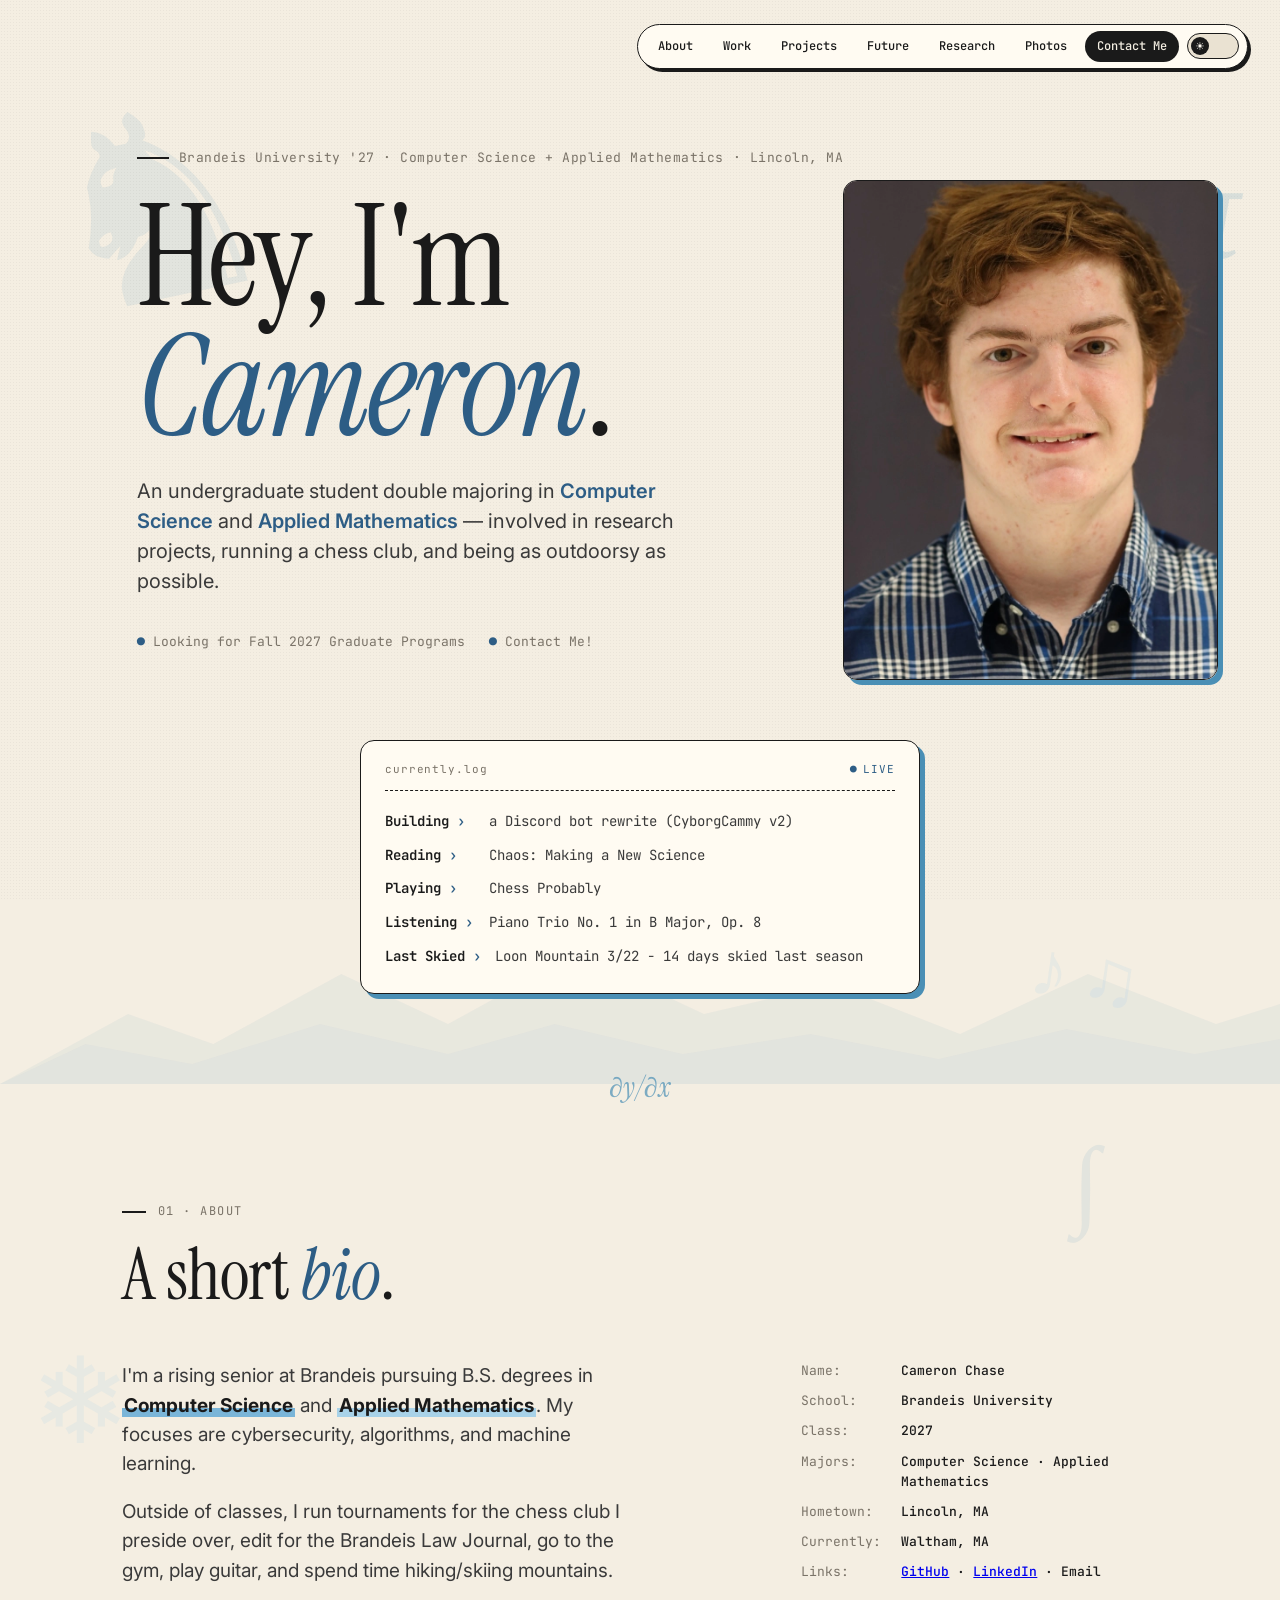
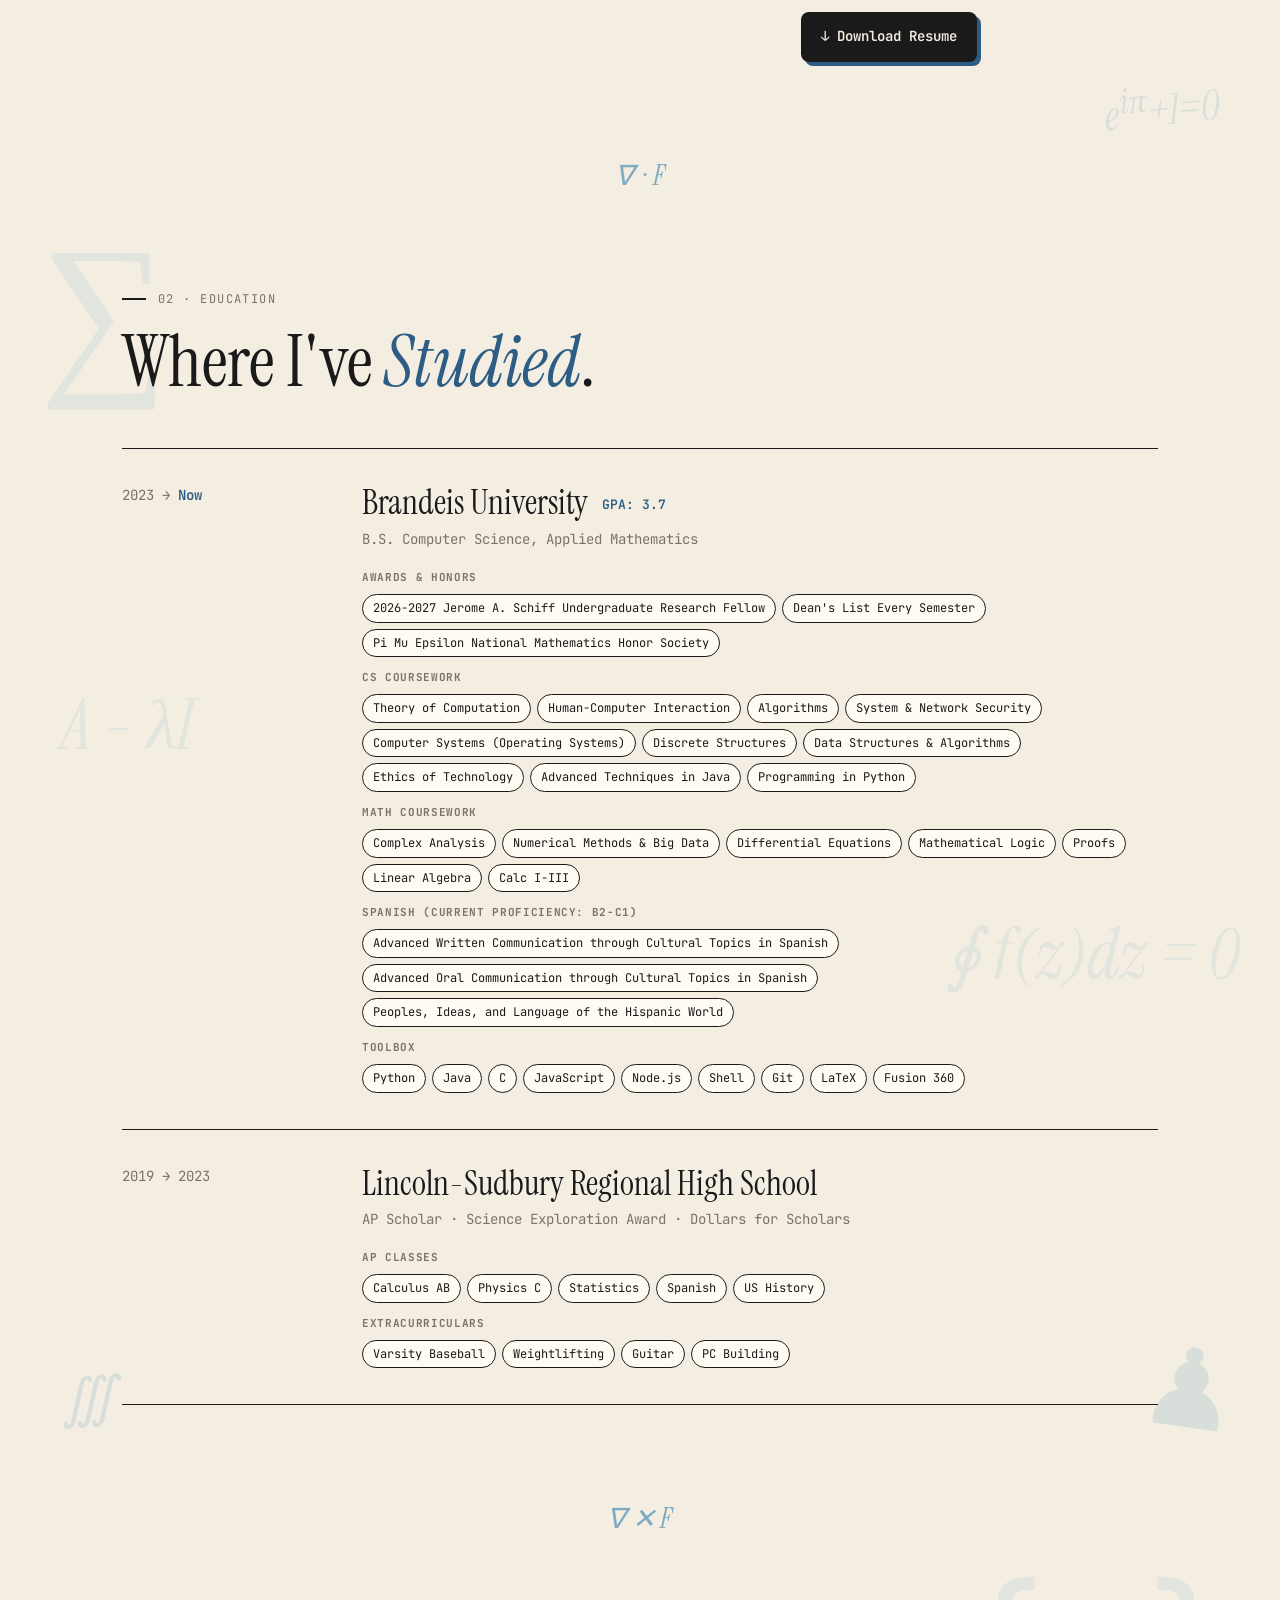
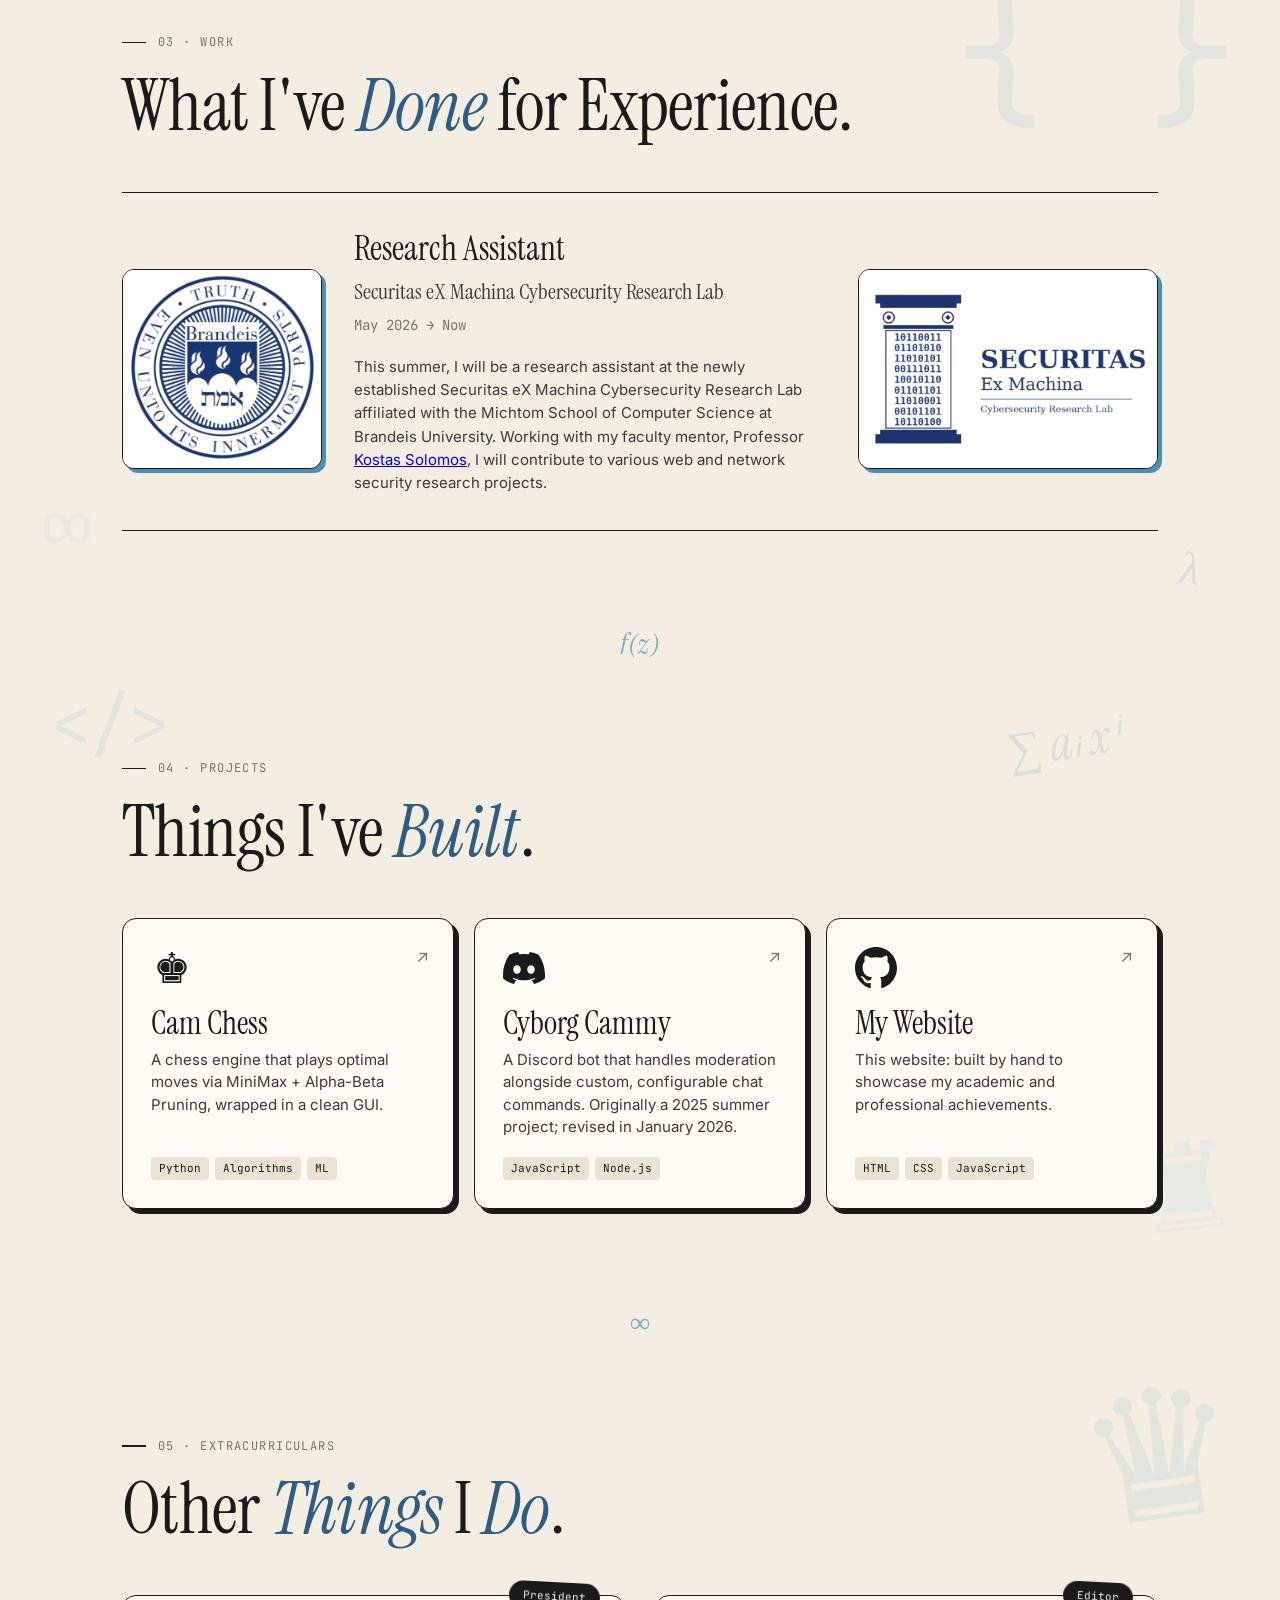
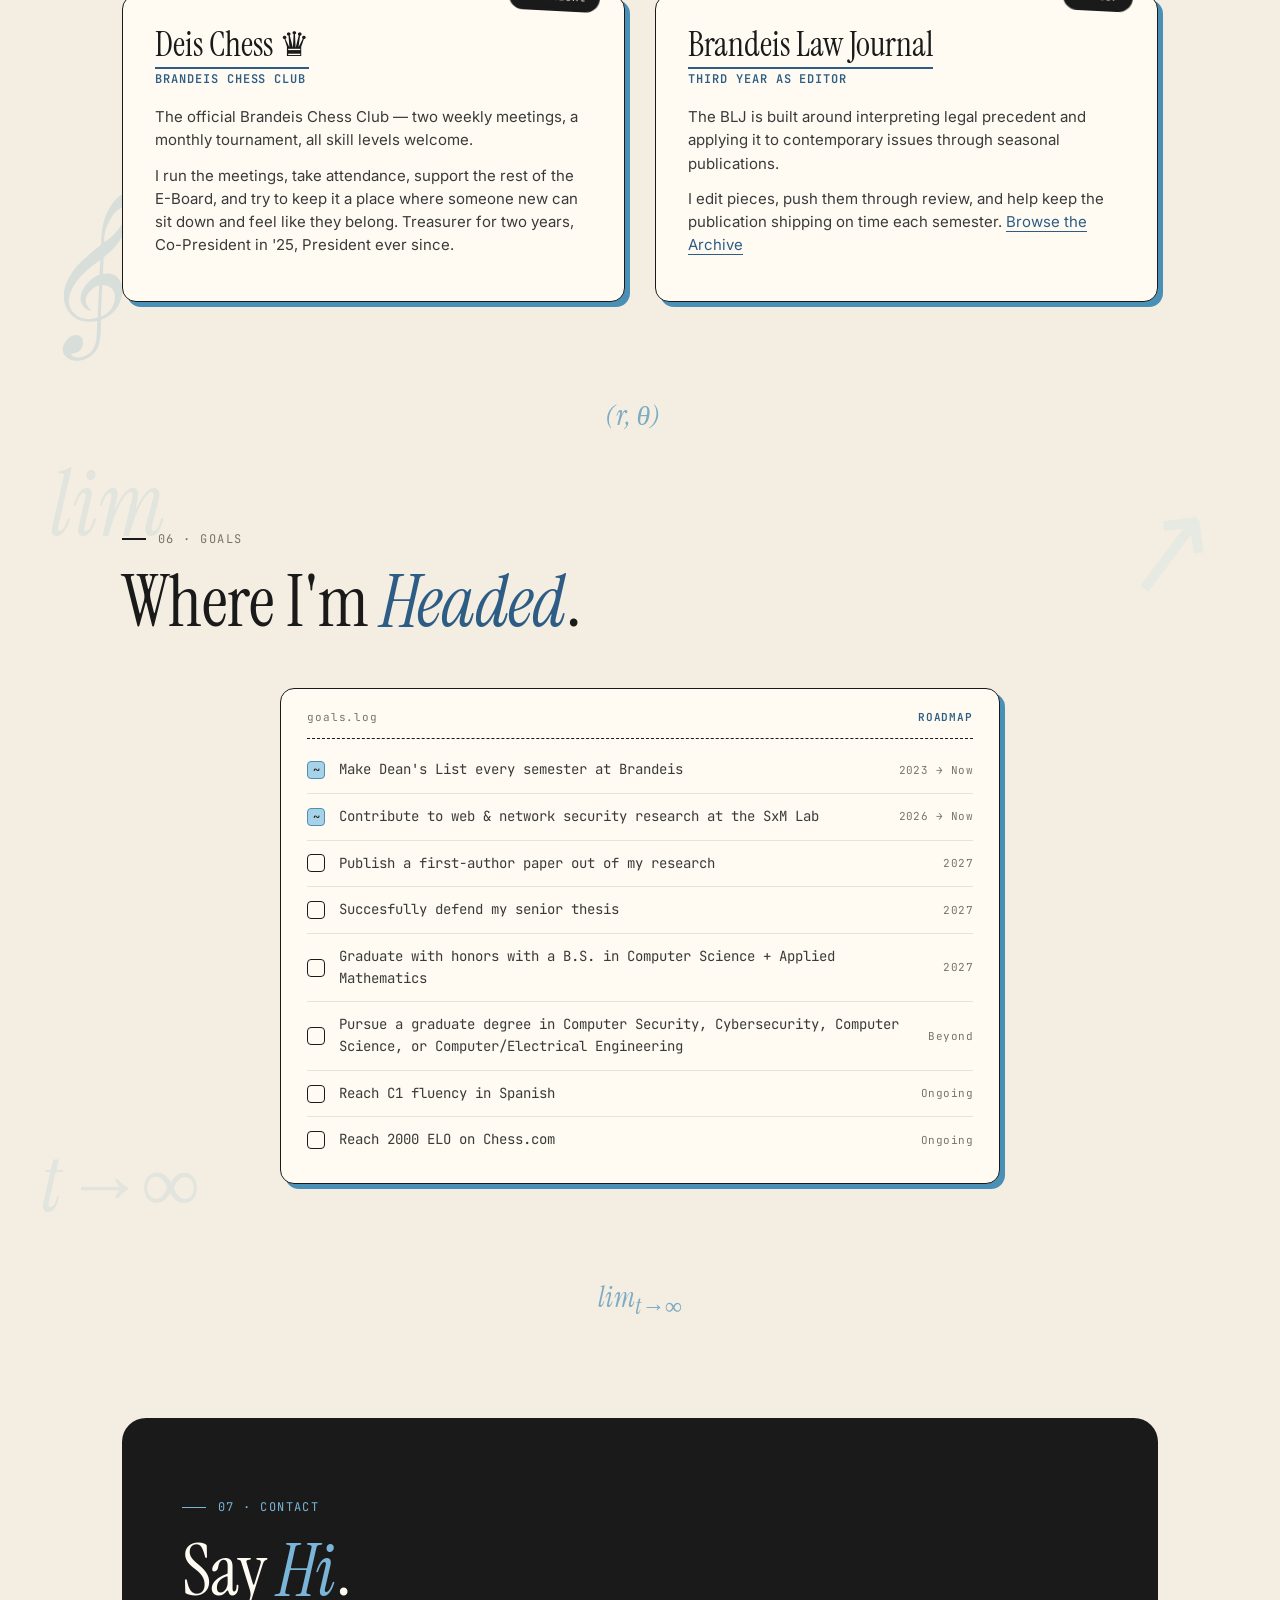
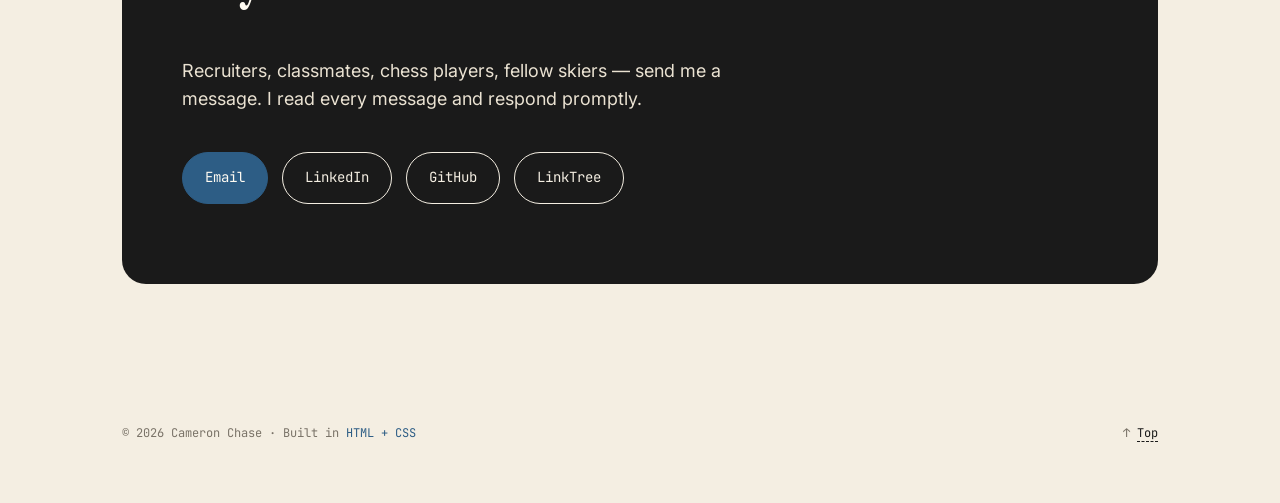
<file: index.html>
<!DOCTYPE html>
<html lang="en">
<head>
<meta charset="UTF-8">
<meta name="viewport" content="width=device-width, initial-scale=1.0">
<title>Cameron Chase</title>
<meta name="description" content="Cameron Chase — Brandeis '27, double-major in Computer Science and Applied Mathematics. Projects, achievements, research, and a scrapbook.">
<meta name="author" content="Cameron Chase">
<link rel="canonical" href="https://cameronchase.net/">
<meta name="google-site-verification" content="10mtfXcoTwZGBOkKfcpAVhlqliB4SzsrtYAIcs1bolk">

<!-- Cards for querying -->
<meta property="og:title" content="Cameron Chase">
<meta property="og:description" content="Brandeis '27 · CS + Applied Math · projects, achievements, photos.">
<meta property="og:type" content="profile">
<meta property="og:url" content="https://cameronchase.net/">
<meta property="og:site_name" content="Cameron Chase">
<meta property="og:image" content="https://cameronchase.net/images/og.jpg">
<meta property="og:image:width" content="1200">
<meta property="og:image:height" content="1200">
<meta property="og:image:alt" content="Cameron Chase">
<meta name="twitter:card" content="summary">
<meta name="twitter:title" content="Cameron Chase">
<meta name="twitter:description" content="Brandeis '27 · CS + Applied Math · projects, achievements, photos.">
<meta name="twitter:image" content="https://cameronchase.net/images/og.jpg">

<!-- Structured data for Google -->
<script type="application/ld+json">
{
  "@context": "https://schema.org",
  "@type": "Person",
  "name": "Cameron Chase",
  "url": "https://cameronchase.net/",
  "image": "https://cameronchase.net/images/og.jpg",
  "jobTitle": "Computer Science & Applied Mathematics Student",
  "description": "Brandeis University '27, double-majoring in Computer Science and Applied Mathematics, focused on cybersecurity, algorithms, and machine learning.",
  "alumniOf": {
    "@type": "CollegeOrUniversity",
    "name": "Brandeis University"
  },
  "homeLocation": {
    "@type": "Place",
    "name": "Lincoln, Massachusetts"
  },
  "knowsAbout": ["Cybersecurity", "Algorithms", "Machine Learning", "Applied Mathematics", "Chess"],
  "sameAs": [
    "https://github.com/cameronschase",
    "https://www.linkedin.com/in/cameronschase/",
    "https://www.instagram.com/cam.chase_/"
  ]
}
</script>

<link rel="icon" type="image/x-icon" href="./images/favicon.ico">
<link rel="preconnect" href="https://fonts.googleapis.com">
<link rel="preconnect" href="https://fonts.gstatic.com" crossorigin>
<link href="https://fonts.googleapis.com/css2?family=Instrument+Serif:ital@0;1&family=Inter:wght@400;500;600;700&family=JetBrains+Mono:wght@400;500;600&display=swap" rel="stylesheet">
<link rel="stylesheet" href="style.css">
<script>
  (function(){
    var t = localStorage.getItem('theme');
    if(!t){ t = window.matchMedia('(prefers-color-scheme: dark)').matches ? 'dark' : 'light'; }
    document.documentElement.setAttribute('data-theme', t);
  })();
</script>
</head>
<body>

<!-- floating knight that appears on chess hover -->
<div class="knight" id="knight">&#9822;</div>

<nav>
  <a href="#about" class="hide-sm">About</a>
  <a href="#work" class="hide-sm">Work</a>
  <a href="#projects">Projects</a>
  <a href="#goals">Future</a>
  <a href="research.html">Research</a>
  <a href="photos.html" class="hide-sm">Photos</a>
  <a href="#contact" class="cta">Contact Me</a>
  <button class="theme-toggle" id="themeToggle" type="button" aria-label="Toggle dark mode" title="Toggle light/dark mode"><span class="knob"></span></button>
</nav>

<!-- ── HERO ── -->
<header class="hero">
  <!-- decorative motifs -->
  <span class="decor faint hide-sm" style="top:80px;left:40px;font-size:260px;transform:rotate(-12deg);color:var(--sky-deep)">&#9822;</span>
  <span class="decor soft" style="top:140px;right:40px;font-size:140px;color:var(--sky-deep);font-style:italic">&pi;</span>
  <span class="decor soft hide-sm" style="bottom:60px;right:140px;font-size:78px;color:var(--sky);transform:rotate(8deg)">&#9834; &#9835;</span>
  <!-- snowy ridgeline at the bottom of hero -->
  <svg class="decor faint hide-sm" style="bottom:-10px;left:0;width:100%;height:160px;color:var(--sky-deep)" viewBox="0 0 1200 160" preserveAspectRatio="none" fill="none">
    <path d="M0 160 L120 90 L200 120 L320 50 L420 100 L540 30 L660 90 L780 60 L900 110 L1020 50 L1140 100 L1200 80 L1200 160 Z" fill="currentColor" opacity=".6"/>
    <path d="M0 160 L80 120 L180 140 L300 100 L420 130 L520 100 L640 130 L760 110 L880 135 L1000 105 L1120 130 L1200 115 L1200 160 Z" fill="currentColor"/>
  </svg>
  <div class="container">
    <div class="hero-text">
      <div class="eyebrow">Brandeis University '27 · Computer Science + Applied Mathematics · Lincoln, MA</div>
      <h1>
        Hey, I'm<br><span class="italic">Cameron</span>.
      </h1>
      <p class="tagline">
        An undergraduate student double majoring in <em>Computer Science</em> and <em>Applied Mathematics</em> —
        involved in research projects, running a chess club, and being as outdoorsy as possible.
      </p>
      <div class="quick">
        <span>Looking for Fall 2027 Graduate Programs</span>
        <span>Contact Me!</span>
      </div>
    </div>

    <aside class="hero-photo hide-sm">
      <img src="images/headshot.webp" alt="Cameron Chase" loading="eager">
    </aside>

    <!-- Currently widget -->
    <div class="currently">
      <div class="head">
        <span>currently.log</span>
        <span class="blink">LIVE</span>
      </div>
      <ul>
        <li><b>Building</b>a Discord bot rewrite (CyborgCammy v2)</li>
        <li><b>Reading</b>Chaos: Making a New Science</li>
        <li><b>Playing</b>Chess Probably</li>
        <li><b>Listening</b>Piano Trio No. 1 in B Major, Op. 8</li>
        <li><b>Last Skied</b>Loon Mountain 3/22 - 14 days skied last season</li>
      </ul>
    </div>
  </div>
</header>

<div class="sec-divider" aria-hidden="true">
  <span class="sym">&part;y/&part;x</span>
</div>

<!-- ── ABOUT ── -->
<section id="about">
  <span class="decor faint hide-sm" style="top:30px;right:180px;font-size:100px;color:var(--sky-deep);font-style:italic">&int;</span>
  <span class="decor soft hide-sm" style="bottom:300px;left:30px;font-size:120px;color:var(--sky)">&#10052;</span>
  <span class="decor soft hide-sm" style="bottom:30px;right:60px;font-size:42px;color:var(--sky-deep);font-style:italic;transform:rotate(-6deg)">e<sup>i&pi;</sup>+1=0</span>
  <div class="container">
    <div class="sec-label">01 · About</div>
    <h2 class="sec-title">A short <em>bio</em>.</h2>

    <div class="about-grid">
      <div>
        <p>
          I'm a rising senior at Brandeis pursuing B.S. degrees in <strong>Computer Science</strong>
          and <strong class="cool">Applied Mathematics</strong>. My focuses are cybersecurity, algorithms,
          and machine learning.
        </p>
        <p>
          Outside of classes, I run tournaments for the chess club I preside over,
          edit for the Brandeis Law Journal, go to the gym, play guitar, and spend time hiking/skiing mountains.
        </p>
      </div>
      <div class="about-side">
        <dl>
          <dt>Name:</dt><dd>Cameron Chase</dd>
          <dt>School:</dt><dd>Brandeis University</dd>
          <dt>Class:</dt><dd>2027</dd>
          <dt>Majors:</dt><dd>Computer Science · Applied Mathematics</dd>
          <dt>Hometown:</dt><dd>Lincoln, MA</dd>
          <dt>Currently:</dt><dd>Waltham, MA</dd>
          <dt>Links:</dt><dd><a href="https://github.com/cameronschase" target="_blank">GitHub</a> · 
            <a href="https://www.linkedin.com/in/cameronschase/" target="_blank">LinkedIn</a> · 
            <a data-gated data-href="mailto:cameron.chase@gmail.com" data-target="_blank" role="button" tabindex="0">Email</a></dd>
        </dl>
        <a class="download" data-gated data-href="documents/Cameron Chase Resume (Redacted).pdf" data-download="Cameron Chase Resume (Redacted).pdf" role="button" tabindex="0">
          &darr; Download Resume
        </a>
      </div>
    </div>
  </div>
</section>

<div class="sec-divider" aria-hidden="true">
  <span class="sym">&nabla;&nbsp; &middot; F</span>
</div>

<!-- ── EDUCATION ── -->
<section id="education">
  <span class="decor faint hide-sm" style="top:30px;left:40px;font-size:180px;color:var(--sky-deep);font-style:italic">&sum;</span>
  <span class="decor faint hide-sm" style="top:730px;right:40px;font-size:70px;color:var(--sky-deep);font-style:italic">&conint; f(z)dz = 0</span>
  <span class="decor faint hide-sm" style="top:500px;left:60px;font-size:70px;color:var(--sky-deep);font-style:italic">A - &lambda;I</span>
  <span class="decor soft hide-sm" style="bottom:60px;right:40px;font-size:110px;color:var(--sky-deep);transform:rotate(8deg)">&#9823;</span>
  <span class="decor soft hide-sm" style="bottom:80px;left:60px;font-size:54px;color:var(--sky-deep);font-style:italic;transform:rotate(-4deg)">&iiint;</span>
  <div class="container">
    <div class="sec-label">02 · Education</div>
    <h2 class="sec-title">Where I've <em>Studied</em>.</h2>

    <div class="timeline">
      <div class="edu-item">
        <div class="edu-year">
          2023 &rarr; <span class="now">Now</span>
        </div>
        <div>
          <div class="edu-school">
            Brandeis University
            <span class="gpa">GPA: 3.7</span>
          </div>
          <div class="edu-meta">B.S. Computer Science, Applied Mathematics</div>
          <div class="pill-row">
            <b>Awards &amp; Honors</b>
            <div class="pills">
              <span class="pill">2026-2027 Jerome A. Schiff Undergraduate Research Fellow</span>
              <span class="pill">Dean's List Every Semester</span>
              <span class="pill">Pi Mu Epsilon National Mathematics Honor Society</span>
            </div>
          </div>
          <div class="pill-row">
            <b>CS Coursework</b>
            <div class="pills">
              <span class="pill">Theory of Computation</span>
              <span class="pill">Human-Computer Interaction</span>
              <span class="pill">Algorithms</span>
              <span class="pill">System &amp; Network Security</span>
              <span class="pill">Computer Systems (Operating Systems)</span>
              <span class="pill">Discrete Structures</span>
              <span class="pill">Data Structures &amp; Algorithms</span>
              <span class="pill">Ethics of Technology</span>
              <span class="pill">Advanced Techniques in Java</span>
              <span class="pill">Programming in Python</span>
            </div>
          </div>
          <div class="pill-row">
            <b>Math Coursework</b>
            <div class="pills">
              <span class="pill">Complex Analysis</span>
              <span class="pill">Numerical Methods &amp; Big Data</span>
              <span class="pill">Differential Equations</span>
              <span class="pill">Mathematical Logic</span>
              <span class="pill">Proofs</span>
              <span class="pill">Linear Algebra</span>
              <span class="pill">Calc I-III</span>
            </div>
          </div>
          <div class="pill-row">
            <b>Spanish (Current Proficiency: B2-C1)</b>
            <div class="pills">
              <span class="pill">Advanced Written Communication through Cultural Topics in Spanish</span>
              <span class="pill">Advanced Oral Communication through Cultural Topics in Spanish</span>
              <span class="pill">Peoples, Ideas, and Language of the Hispanic World</span>
            </div>
          </div>
          <div class="pill-row">
            <b>toolbox</b>
            <div class="pills">
              <span class="pill">Python</span>
              <span class="pill">Java</span>
              <span class="pill">C</span>
              <span class="pill">JavaScript</span>
              <span class="pill">Node.js</span>
              <span class="pill">Shell</span>
              <span class="pill">Git</span>
              <span class="pill">LaTeX</span>
              <span class="pill">Fusion 360</span>
            </div>
          </div>
        </div>
      </div>

      <div class="edu-item">
        <div class="edu-year">2019 &rarr; 2023</div>
        <div>
          <div class="edu-school">Lincoln-Sudbury Regional High School
          </div>
          <div class="edu-meta">AP Scholar · Science Exploration Award · Dollars for Scholars</div>
          <div class="pill-row">
            <b>ap classes</b>
            <div class="pills">
              <span class="pill">Calculus AB</span>
              <span class="pill">Physics C</span>
              <span class="pill">Statistics</span>
              <span class="pill">Spanish</span>
              <span class="pill">US History</span>
            </div>
          </div>
          <div class="pill-row">
            <b>extracurriculars</b>
            <div class="pills">
              <span class="pill">Varsity Baseball</span>
              <span class="pill">Weightlifting</span>
              <span class="pill">Guitar</span>
              <span class="pill">PC Building</span>
            </div>
          </div>
        </div>
      </div>
    </div>
  </div>
</section>

<div class="sec-divider" aria-hidden="true">
  <span class="sym">&nabla; &#10005; F</span>
</div>

<!-- ── WORK ── -->
<section id="work">
  <span class="decor faint hide-sm" style="top:40px;right:40px;font-size:160px;color:var(--sky-deep);font-family:'JetBrains Mono',monospace">{ }</span>
  <span class="decor soft hide-sm" style="bottom:60px;left:40px;font-size:90px;color:var(--sky);font-family:'JetBrains Mono',monospace">&infin;</span>
  <span class="decor soft hide-sm" style="bottom:40px;right:80px;font-size:46px;color:var(--sky-deep);font-style:italic;transform:rotate(6deg)">&lambda;</span>
  <div class="container">
    <div class="sec-label">03 · Work</div>
    <h2 class="sec-title">What I've <em>Done</em> for Experience.</h2>

    <div class="timeline">
      <div class="edu-item">
        <div class="edu-year">
          <img class="work-logo" src="images/logos/Brandeis.webp" alt="Brandeis University Seal">
        </div>
        <div>
          <div class="edu-school">Research Assistant<br><span class="sub">Securitas eX Machina Cybersecurity Research Lab</span></div>
          <div class="edu-meta">May 2026 &rarr; <span class="now">Now</span></div>
          <p style="color:var(--ink-soft);font-size:15px;margin-top:8px;max-width:520px">
            This summer, I will be a research assistant at the newly established Securitas eX Machina Cybersecurity Research Lab affiliated
            with the Michtom School of Computer Science at Brandeis University. Working with my faculty mentor, Professor <a href="https://kostassolo.com/#students">Kostas Solomos</a>, I will
            contribute to various web and network security research projects.
          </p>
        </div>
        <img class="work-photo" src="images/logos/Lab.webp" alt="Securitas eX Machina Cybersecurity Research Lab">
      </div>
    </div>
  </div>
</section>

<div class="sec-divider" aria-hidden="true">
  <span class="sym">f(z)</span>
</div>

<!-- ── PROJECTS ── -->
<section id="projects">
  <span class="decor faint hide-sm" style="top:30px;left:50px;font-size:70px;color:var(--sky-deep);font-family:'JetBrains Mono',monospace;letter-spacing:-.04em">&lt;/&gt;</span>
  <span class="decor soft hide-sm" style="bottom:60px;right:40px;font-size:120px;color:var(--sky);transform:rotate(-6deg)">&#9820;</span>
  <span class="decor soft hide-sm" style="top:60px;right:160px;font-size:48px;color:var(--sky-deep);font-style:italic;transform:rotate(-8deg)">&sum; a&#7522; x&#8305;</span>
  <div class="container">
    <div class="sec-label">04 · Projects</div>
    <h2 class="sec-title">Things I've <em>Built</em>.</h2>

    <div class="proj-grid">
      <a class="proj chess" href="https://github.com/cameronschase/camchess" target="_blank" rel="noopener">
        <span class="arrow">&nearr;</span>
        <div class="icon lg">&#9818;</div>
        <h3>Cam Chess</h3>
        <p>A chess engine that plays optimal moves via MiniMax + Alpha-Beta Pruning, wrapped in a clean GUI.</p>
        <div class="tech"><span>Python</span><span>Algorithms</span><span>ML</span></div>
      </a>

      <a class="proj" href="https://github.com/cameronschase/CyborgCammy" target="_blank" rel="noopener">
        <span class="arrow">&nearr;</span>
        <div class="icon">
          <svg viewBox="0 0 24 24" width="42" height="42" fill="currentColor"><path d="M20.317 4.37a19.79 19.79 0 0 0-4.885-1.515.07.07 0 0 0-.075.036c-.21.375-.444.864-.608 1.25a18.27 18.27 0 0 0-5.487 0 12.64 12.64 0 0 0-.617-1.25.077.077 0 0 0-.075-.036A19.736 19.736 0 0 0 3.677 4.37a.07.07 0 0 0-.032.027C.533 9.046-.32 13.58.099 18.057a.082.082 0 0 0 .031.057 19.9 19.9 0 0 0 5.993 3.03.078.078 0 0 0 .084-.028c.462-.63.873-1.295 1.226-1.994a.076.076 0 0 0-.041-.106 13.107 13.107 0 0 1-1.872-.892.077.077 0 0 1-.008-.128 10.2 10.2 0 0 0 .372-.292.074.074 0 0 1 .077-.01c3.928 1.793 8.18 1.793 12.062 0a.074.074 0 0 1 .078.01c.12.098.246.198.373.292a.077.077 0 0 1-.006.127 12.299 12.299 0 0 1-1.873.892.077.077 0 0 0-.04.107c.36.698.772 1.362 1.225 1.993a.076.076 0 0 0 .084.028 19.84 19.84 0 0 0 6.002-3.03.077.077 0 0 0 .032-.054c.5-5.177-.838-9.674-3.549-13.66a.061.061 0 0 0-.031-.03zM8.02 15.331c-1.183 0-2.157-1.085-2.157-2.419 0-1.333.956-2.419 2.157-2.419 1.21 0 2.176 1.096 2.157 2.42 0 1.333-.956 2.418-2.157 2.418zm7.974 0c-1.183 0-2.157-1.085-2.157-2.419 0-1.333.955-2.419 2.157-2.419 1.21 0 2.176 1.096 2.157 2.42 0 1.333-.946 2.418-2.157 2.418z"/></svg>
        </div>
        <h3>Cyborg Cammy</h3>
        <p>A Discord bot that handles moderation alongside custom, configurable chat commands. Originally a 2025 summer project; revised in January 2026.</p>
        <div class="tech"><span>JavaScript</span><span>Node.js</span></div>
      </a>

      <a class="proj" href="https://github.com/cameronschase/cameronschase.github.io" target="_blank" rel="noopener">
        <span class="arrow">&nearr;</span>
        <div class="icon">
          <svg viewBox="0 0 24 24" width="42" height="42" fill="currentColor"><path d="M12 0C5.37 0 0 5.37 0 12c0 5.31 3.435 9.795 8.205 11.385.6.105.825-.255.825-.57 0-.285-.015-1.23-.015-2.235-3.015.555-3.795-.735-4.035-1.41-.135-.345-.72-1.41-1.23-1.695-.42-.225-1.02-.78-.015-.795.945-.015 1.62.87 1.845 1.23 1.08 1.815 2.805 1.305 3.495.99.105-.78.42-1.305.765-1.605-2.67-.3-5.46-1.335-5.46-5.925 0-1.305.465-2.385 1.23-3.225-.12-.3-.54-1.53.12-3.18 0 0 1.005-.315 3.3 1.23.96-.27 1.98-.405 3-.405s2.04.135 3 .405c2.295-1.56 3.3-1.23 3.3-1.23.66 1.65.24 2.88.12 3.18.765.84 1.23 1.905 1.23 3.225 0 4.605-2.805 5.625-5.475 5.925.435.375.81 1.095.81 2.22 0 1.605-.015 2.895-.015 3.3 0 .315.225.69.825.57A12.02 12.02 0 0 0 24 12c0-6.63-5.37-12-12-12z"/></svg>
        </div>
        <h3>My Website</h3>
        <p>This website: built by hand to showcase my academic and professional achievements.</p>
        <div class="tech"><span>HTML</span><span>CSS</span><span>JavaScript</span></div>
      </a>
    </div>
  </div>
</section>

<div class="sec-divider" aria-hidden="true">
  <span class="sym">&infin;</span>
</div>

<!-- ── EXTRACURRICULARS ── -->
<section id="extracurriculars">
  <span class="decor faint hide-sm" style="top:30px;right:40px;font-size:180px;color:var(--sky-deep);transform:rotate(-8deg)">&#9819;</span>
  <span class="decor soft hide-sm" style="bottom:60px;left:40px;font-size:140px;color:var(--sky-deep);font-family:'Instrument Serif',serif;font-style:italic">&#119070;</span>
  <div class="container">
    <div class="sec-label">05 · Extracurriculars</div>
    <h2 class="sec-title">Other <em>Things</em> I <em>Do</em>.</h2>

    <div class="ec-grid">
      <div class="ec">
        <div class="badge">President</div>
        <h3><a href="https://linktr.ee/deis.chess" target="_blank">Deis Chess &#9819;</a></h3>
        <div class="role">brandeis chess club</div>
        <p>
          The official Brandeis Chess Club — two weekly meetings, a monthly tournament,
          all skill levels welcome.
        </p>
        <p>
          I run the meetings, take attendance, support the rest of the E-Board,
          and try to keep it a place where someone new can sit down and feel
          like they belong. Treasurer for two years, Co-President in '25,
          President ever since.
        </p>
      </div>

      <div class="ec">
        <div class="badge">Editor</div>
        <h3><a href="https://brandeislawjournal.wordpress.com/" target="_blank">Brandeis Law Journal</a></h3>
        <div class="role">third year as editor</div>
        <p>
          The BLJ is built around interpreting legal precedent and applying it to
          contemporary issues through seasonal publications.
        </p>
        <p>
          I edit pieces, push them through review, and help keep the publication
          shipping on time each semester.
          
          <a href="https://journals.library.brandeis.edu/index.php/blj" class="inline-link">Browse the Archive</a>
        </p>
      </div>
    </div>
  </div>
</section>

<div class="sec-divider" aria-hidden="true">
  <span class="sym">(r, &theta;)</span><span class="op">
</div>

<!-- ── GOALS ── -->
<section id="goals">
  <span class="decor faint hide-sm" style="top:30px;left:50px;font-size:90px;color:var(--sky-deep);font-style:italic">lim</span>
  <span class="decor soft hide-sm" style="top:60px;right:60px;font-size:120px;color:var(--sky);transform:rotate(-8deg)">&#8599;</span>
  <span class="decor faint hide-sm" style="bottom:60px;left:40px;font-size:80px;color:var(--sky-deep);font-style:italic">t&rarr;&infin;</span>
  <div class="container">
    <div class="sec-label">06 · Goals</div>
    <h2 class="sec-title">Where I'm <em>Headed</em>.</h2>

    <div class="goals-log">
      <div class="head">
        <span>goals.log</span>
        <span class="track">ROADMAP</span>
      </div>
      <ul>
        <li class="wip"><span class="box"></span><span class="txt">Make Dean's List every semester at Brandeis</span><span class="when">2023 &rarr; Now</span></li>
        <li class="wip"><span class="box"></span><span class="txt">Contribute to web & network security research at the SxM Lab</span><span class="when">2026 &rarr; Now</span></li>
        <li><span class="box"></span><span class="txt">Publish a first-author paper out of my research</span><span class="when">2027</span></li>
        <li><span class="box"></span><span class="txt">Succesfully defend my senior thesis</span><span class="when">2027</span></li>
        <li><span class="box"></span><span class="txt">Graduate with honors with a B.S. in Computer Science + Applied Mathematics</span><span class="when">2027</span></li>
        <li><span class="box"></span><span class="txt">Pursue a graduate degree in Computer Security, Cybersecurity, Computer Science, or Computer/Electrical Engineering</span><span class="when">Beyond</span></li>
        <li><span class="box"></span><span class="txt">Reach C1 fluency in Spanish</span><span class="when">Ongoing</span></li>
        <li><span class="box"></span><span class="txt">Reach 2000 ELO on Chess.com</span><span class="when">Ongoing</span></li>
      </ul>
    </div>
  </div>
</section>

<div class="sec-divider" aria-hidden="true">
  <span class="sym">lim<sub>t&rarr;&infin;</sub></span>
</div>

<!-- ── CONTACT ── -->
<section id="contact">
  <div class="container">
    <div class="contact-wrap">
      <div class="sec-label">07 · Contact</div>
      <h2 class="sec-title">Say <em>Hi</em>.</h2>
      <p>
        Recruiters, classmates, chess players, fellow skiers — send me a message.
        I read every message and respond promptly.
      </p>
      <div class="contact-links">
        <a class="primary" data-gated data-href="mailto:cameron.chase@gmail.com" role="button" tabindex="0">Email</a>
        <a href="https://www.linkedin.com/in/cameronschase/" target="_blank">LinkedIn</a>
        <a href="https://github.com/cameronschase" target="_blank">GitHub</a>
        <a href="https://linktr.ee/cameronchase" target="_blank">LinkTree</a>
      </div>
    </div>
  </div>
</section>

<footer>
  <div class="container row">
    <span>&copy; 2026 Cameron Chase · Built in <span class="col-trick">HTML + CSS</span></span>
    <span>&uarr; <a href="#">Top</a></span>
  </div>
</footer>

<!-- ── reCAPTCHA gate ── -->
<div id="captchaGate" class="captcha-gate" aria-hidden="true">
  <div class="frame" role="dialog" aria-modal="true" aria-labelledby="captchaTitle">
    <button class="close" id="captchaClose" type="button" aria-label="Close">&times;</button>
    <div class="sec-label">Sorry, I <em>Always</em> Use Protection</div>
    <h3 id="captchaTitle">Ermm Are You Human Though?</h3>
    <p id="captchaMsg">Prove it.</p>
    <div id="captchaBox"
         data-sitekey="6Lcuxq0qAAAAAIgUWtITKL3QFa4OOsFlQwD1K98I"></div>
  </div>
</div>

<script src="https://www.google.com/recaptcha/api.js" async defer></script>
<script src="script.js" defer></script>
</body>
</html>
</file>
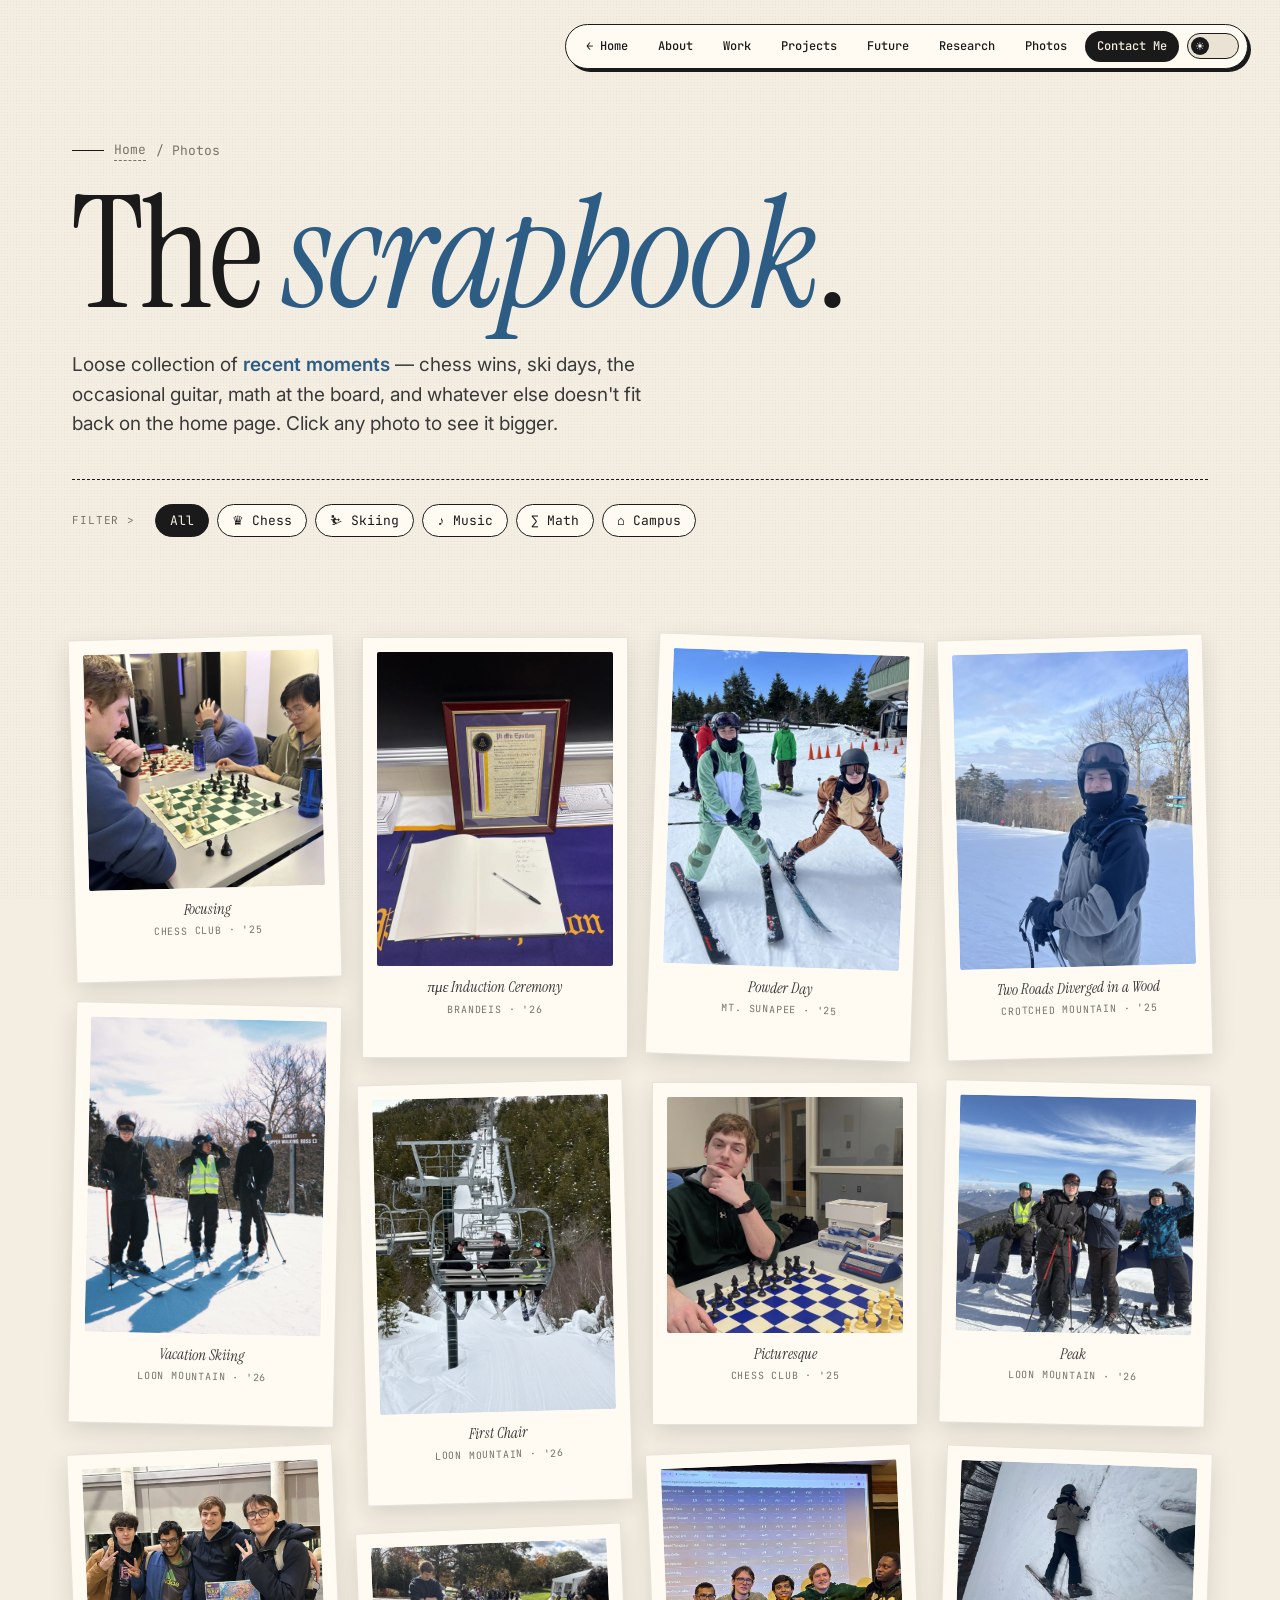
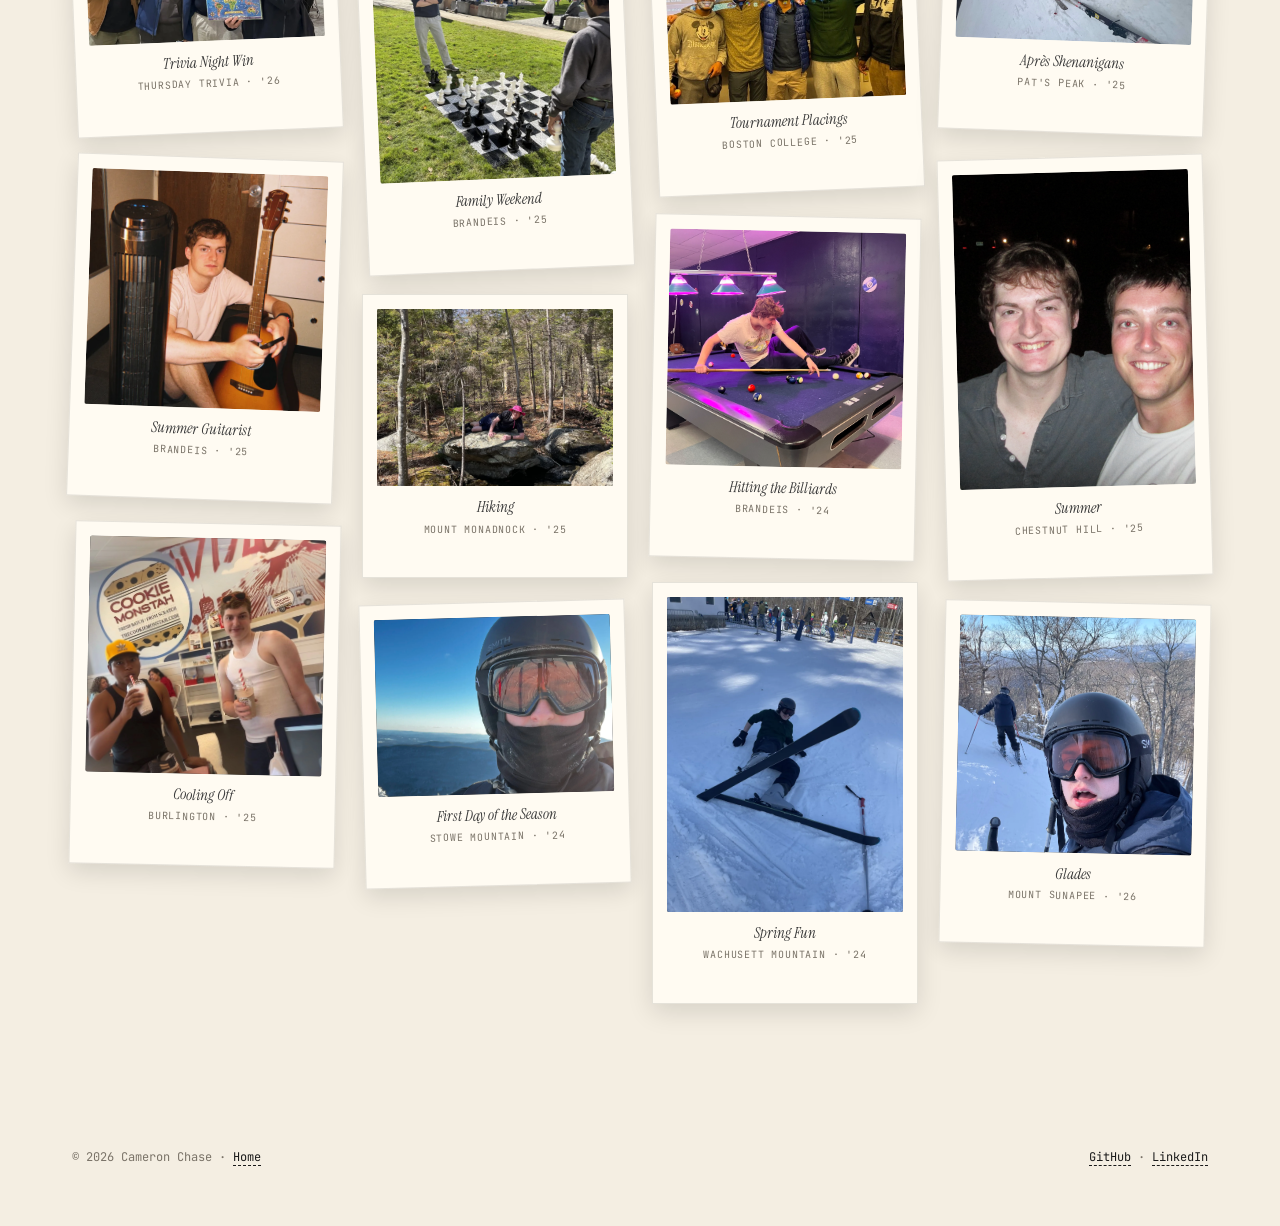
<file: photos.html>
<!DOCTYPE html>
<html lang="en">
<head>
<meta charset="UTF-8">
<meta name="viewport" content="width=device-width, initial-scale=1.0">
<title>Photos — Cameron Chase</title>
<meta name="description" content="A scrapbook of recent moments from Cameron Chase — chess, skiing, music, math, and campus life.">
<meta name="author" content="Cameron Chase">
<link rel="canonical" href="https://cameronchase.net/photos.html">
<meta property="og:title" content="Photos — Cameron Chase">
<meta property="og:description" content="A scrapbook of recent moments — chess, skiing, music, math, and campus life.">
<meta property="og:type" content="website">
<meta property="og:url" content="https://cameronchase.net/photos.html">
<meta property="og:site_name" content="Cameron Chase">
<meta property="og:image" content="https://cameronchase.net/images/og.jpg">
<meta name="twitter:card" content="summary">
<meta name="twitter:image" content="https://cameronchase.net/images/og.jpg">
<link rel="icon" type="image/x-icon" href="./images/favicon.ico">
<link rel="preconnect" href="https://fonts.googleapis.com">
<link rel="preconnect" href="https://fonts.gstatic.com" crossorigin>
<link href="https://fonts.googleapis.com/css2?family=Instrument+Serif:ital@0;1&family=Inter:wght@400;500;600;700&family=JetBrains+Mono:wght@400;500;600&display=swap" rel="stylesheet">
<link rel="stylesheet" href="photos.css">
<script>
  (function(){
    var t = localStorage.getItem('theme');
    if(!t){ t = window.matchMedia('(prefers-color-scheme: dark)').matches ? 'dark' : 'light'; }
    document.documentElement.setAttribute('data-theme', t);
  })();
</script>
</head>
<body>

<nav>
  <a href="index.html" class="hide-sm">&larr; Home</a>
  <a href="index.html#about" class="hide-sm">About</a>
  <a href="index.html#work" class="hide-sm">Work</a>
  <a href="index.html#projects">Projects</a>
  <a href="index.html#goals">Future</a>
  <a href="research.html">Research</a>
  <a href="photos.html" class="hide-sm">Photos</a>
  <a href="index.html#contact" class="cta">Contact Me</a>
  <button class="theme-toggle" id="themeToggle" type="button" aria-label="Toggle dark mode" title="Toggle light/dark mode"><span class="knob"></span></button>
</nav>

<header class="hero">
  <div class="container">
    <div class="crumb"><a href="index.html">Home</a> / Photos</div>
    <h1 class="title">
      The <em>scrapbook</em>.
    </h1>
    <p class="lede">
      Loose collection of <em>recent moments</em> — chess wins, ski days,
      the occasional guitar, math at the board, and whatever else doesn't fit
      back on the home page. Click any photo to see it bigger.
    </p>

    <div class="filters">
      <span class="lbl">Filter ></span>
      <button class="filter active" data-cat="all">All</button>
      <button class="filter" data-cat="chess">&#9819; Chess</button>
      <button class="filter" data-cat="ski">&#9975; Skiing</button>
      <button class="filter" data-cat="music">&#9834; Music</button>
      <button class="filter" data-cat="math">&sum; Math</button>
      <button class="filter" data-cat="campus">&#8962; Campus</button>
    </div>
  </div>
</header>

<div class="container">
  <div class="gallery" id="gallery">
    <figure class="polaroid square" data-cat="chess">
      <img class="ph" src="images/scrapbook/Chess 1.webp" alt="Chess tournament" loading="lazy">
      <div class="caption">Focusing</div>
      <div class="meta">Chess Club &middot; '25</div>
    </figure>
    <figure class="polaroid tall" data-cat="ski">
      <img class="ph" src="images/scrapbook/Ski 1.webp" alt="Skiing" loading="lazy">
      <div class="caption">Vacation Skiing</div>
      <div class="meta">Loon Mountain &middot; '26</div>
    </figure>
    <figure class="polaroid wide" data-cat="campus">
      <img class="ph" src="images/scrapbook/Trivia 1.webp" alt="Trivia Night" loading="lazy">
      <div class="caption">Trivia Night Win</div>
      <div class="meta">Thursday Trivia · '26</div>
    </figure>
    <figure class="polaroid square" data-cat="music">
      <img class="ph" src="images/scrapbook/Guitar 1.webp" alt="Guitar" loading="lazy">
      <div class="caption">Summer Guitarist</div>
      <div class="meta">Brandeis · '25</div>
    </figure>
    <figure class="polaroid square">
      <img class="ph" src="images/scrapbook/Summer 2.webp" alt="Ice Cream" loading="lazy">
      <div class="caption">Cooling Off</div>
      <div class="meta">Burlington · '25</div>
    </figure>
    <figure class="polaroid tall" data-cat="math">
      <img class="ph" src="images/scrapbook/Math 1.webp" alt="Math at the board" loading="lazy">
      <div class="caption">&pi;&mu;&epsilon; Induction Ceremony</div>
      <div class="meta">Brandeis · '26</div>
    </figure>
    <figure class="polaroid tall" data-cat="ski">
      <img class="ph" src="images/scrapbook/Ski 2.webp" alt="Skiing" loading="lazy">
      <div class="caption">First Chair</div>
      <div class="meta">Loon Mountain &middot; '26</div>
    </figure>
    <figure class="polaroid square" data-cat="chess">
      <img class="ph" src="images/scrapbook/Chess 2.webp" alt="Chess" loading="lazy">
      <div class="caption">Family Weekend</div>
      <div class="meta">Brandeis · '25</div>
    </figure>
    <figure class="polaroid wide">
      <img class="ph" src="images/scrapbook/Hike 1.webp" alt="Hike" loading="lazy">
      <div class="caption">Hiking</div>
      <div class="meta">Mount Monadnock &middot; '25</div>
    </figure>
    <figure class="polaroid wide" data-cat="ski">
      <img class="ph" src="images/scrapbook/Ski 8.webp" alt="Skiing" loading="lazy">
      <div class="caption">First Day of the Season</div>
      <div class="meta">Stowe Mountain &middot; '24</div>
    </figure>
    <figure class="polaroid tall" data-cat="ski">
      <img class="ph" src="images/scrapbook/Ski 3.webp" alt="Skiing" loading="lazy">
      <div class="caption">Powder Day</div>
      <div class="meta">Mt. Sunapee &middot; '25</div>
    </figure>
    <figure class="polaroid square" data-cat="chess">
      <img class="ph" src="images/scrapbook/Chess 3.webp" alt="Chess" loading="lazy">
      <div class="caption">Picturesque</div>
      <div class="meta">Chess Club &middot; '25</div>
    </figure>
    <figure class="polaroid square" data-cat="chess">
      <img class="ph" src="images/scrapbook/Chess 4.webp" alt="Chess" loading="lazy">
      <div class="caption">Tournament Placings</div>
      <div class="meta">Boston College &middot; '25</div>
    </figure>
    <figure class="polaroid square" data-cat="campus">
      <img class="ph" src="images/scrapbook/Pool 1.webp" alt="pool" loading="lazy">
      <div class="caption">Hitting the Billiards</div>
      <div class="meta">Brandeis &middot; '24</div>
    </figure>
    <figure class="polaroid tall" data-cat="ski">
      <img class="ph" src="images/scrapbook/Ski 4.webp" alt="Skiing" loading="lazy">
      <div class="caption">Spring Fun</div>
      <div class="meta">Wachusett Mountain &middot; '24</div>
    </figure>
    <figure class="polaroid tall" data-cat="ski">
      <img class="ph" src="images/scrapbook/Ski 5.webp" alt="Skiing" loading="lazy">
      <div class="caption">Two Roads Diverged in a Wood</div>
      <div class="meta">Crotched Mountain &middot; '25</div>
    </figure>
    <figure class="polaroid square" data-cat="ski">
      <img class="ph" src="images/scrapbook/Ski 6.webp" alt="Skiing" loading="lazy">
      <div class="caption">Peak</div>
      <div class="meta">Loon Mountain &middot; '26</div>
    </figure>
    <figure class="polaroid wide" data-cat="ski">
      <img class="ph" src="images/scrapbook/Ski 7.webp" alt="Skiing" loading="lazy">
      <div class="caption">Après Shenanigans</div>
      <div class="meta">Pat's Peak &middot; '25</div>
    </figure>
    <figure class="polaroid tall">
      <img class="ph" src="images/scrapbook/Summer 1.webp" alt="Summer" loading="lazy">
      <div class="caption">Summer</div>
      <div class="meta">Chestnut Hill &middot; '25</div>
    </figure>
    <figure class="polaroid square" data-cat="ski">
      <img class="ph" src="images/scrapbook/Ski 9.webp" alt="Skiing" loading="lazy">
      <div class="caption">Glades</div>
      <div class="meta">Mount Sunapee &middot; '26</div>
    </figure>
  </div>
  <div class="empty" id="empty">no photos in this filter — yet.</div>
</div>

<div class="lightbox" id="lightbox">
  <div class="frame" id="frame">
    <img class="ph" id="lb-ph" alt="">
    <div class="caption" id="lb-cap"></div>
  </div>
  <div class="close" id="close">&times;</div>
</div>

<footer>
  <div class="container row">
    <span>&copy; 2026 Cameron Chase · <a href="index.html">Home</a></span>
    <span><a href="https://github.com/cameronschase">GitHub</a> · <a href="https://www.linkedin.com/in/cameronschase/">LinkedIn</a></span>
  </div>
</footer>

<script src="photos.js"></script>
</body>
</html>
</file>
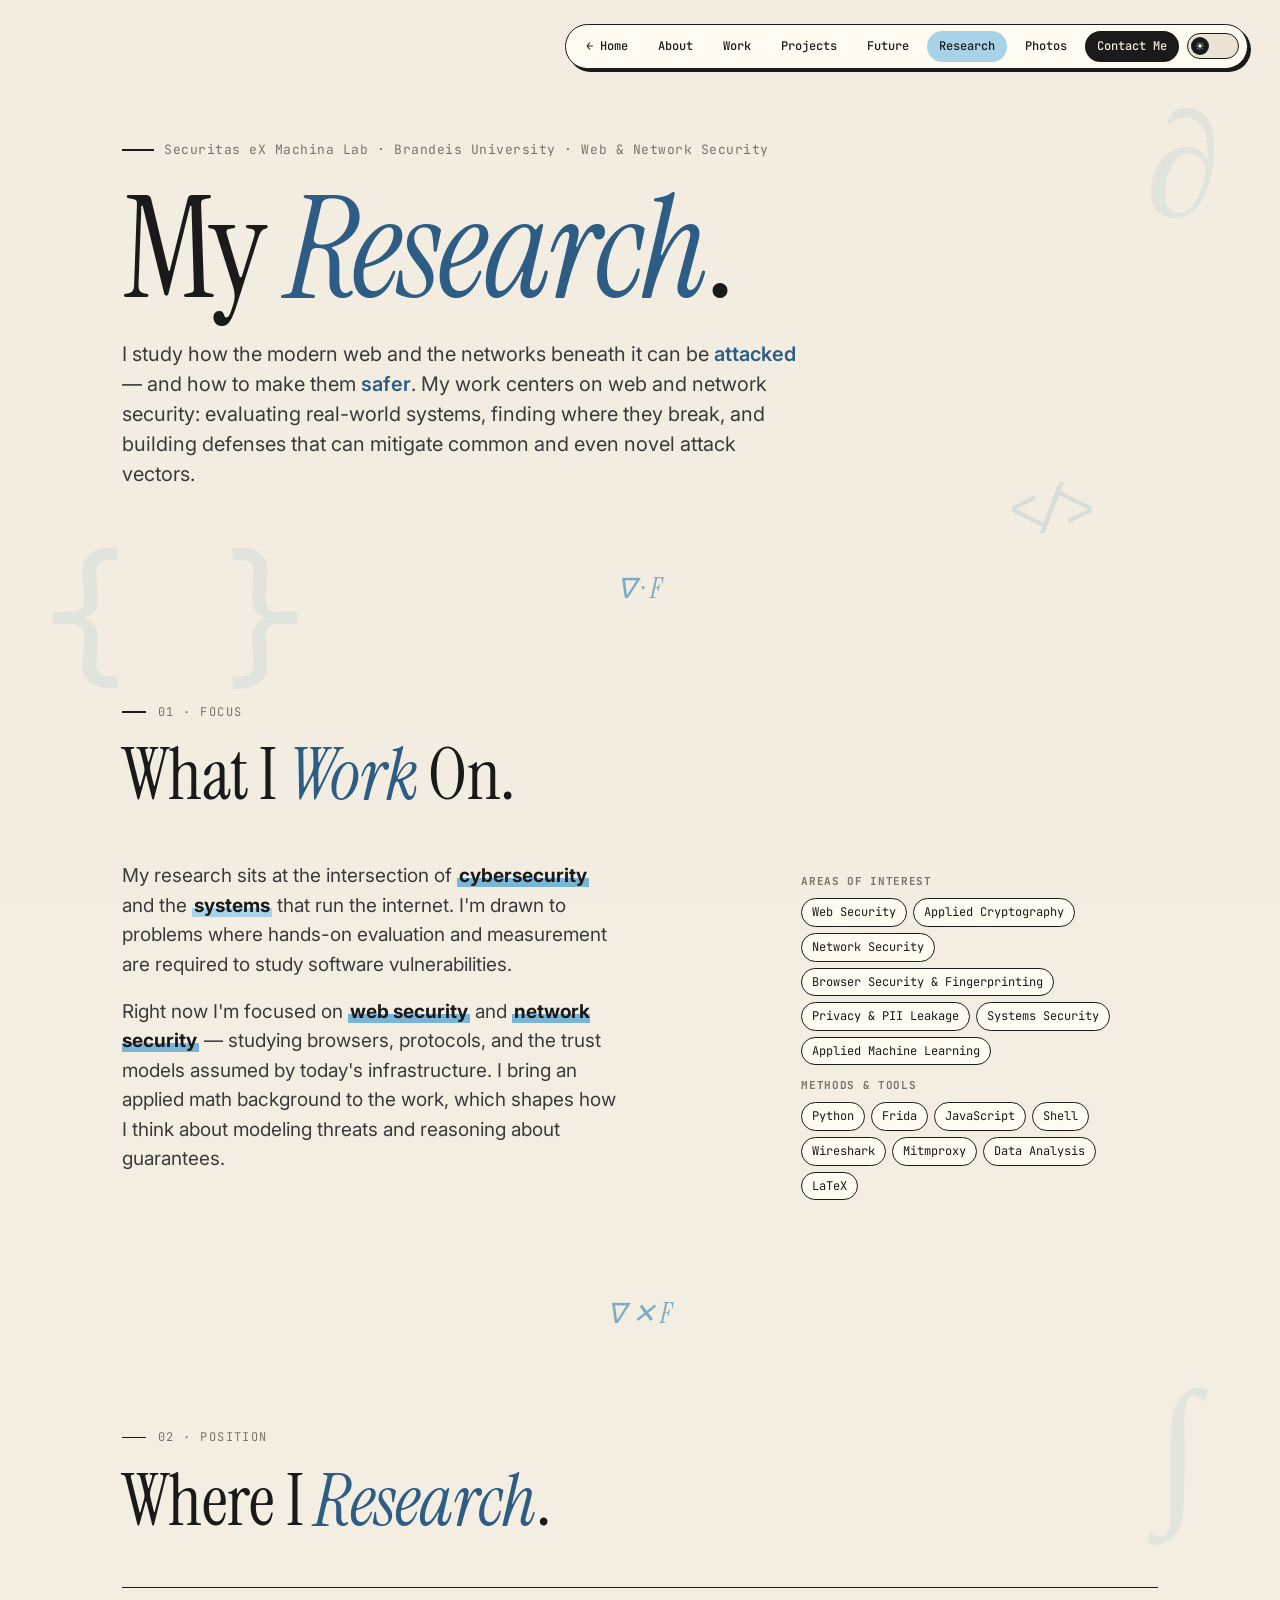
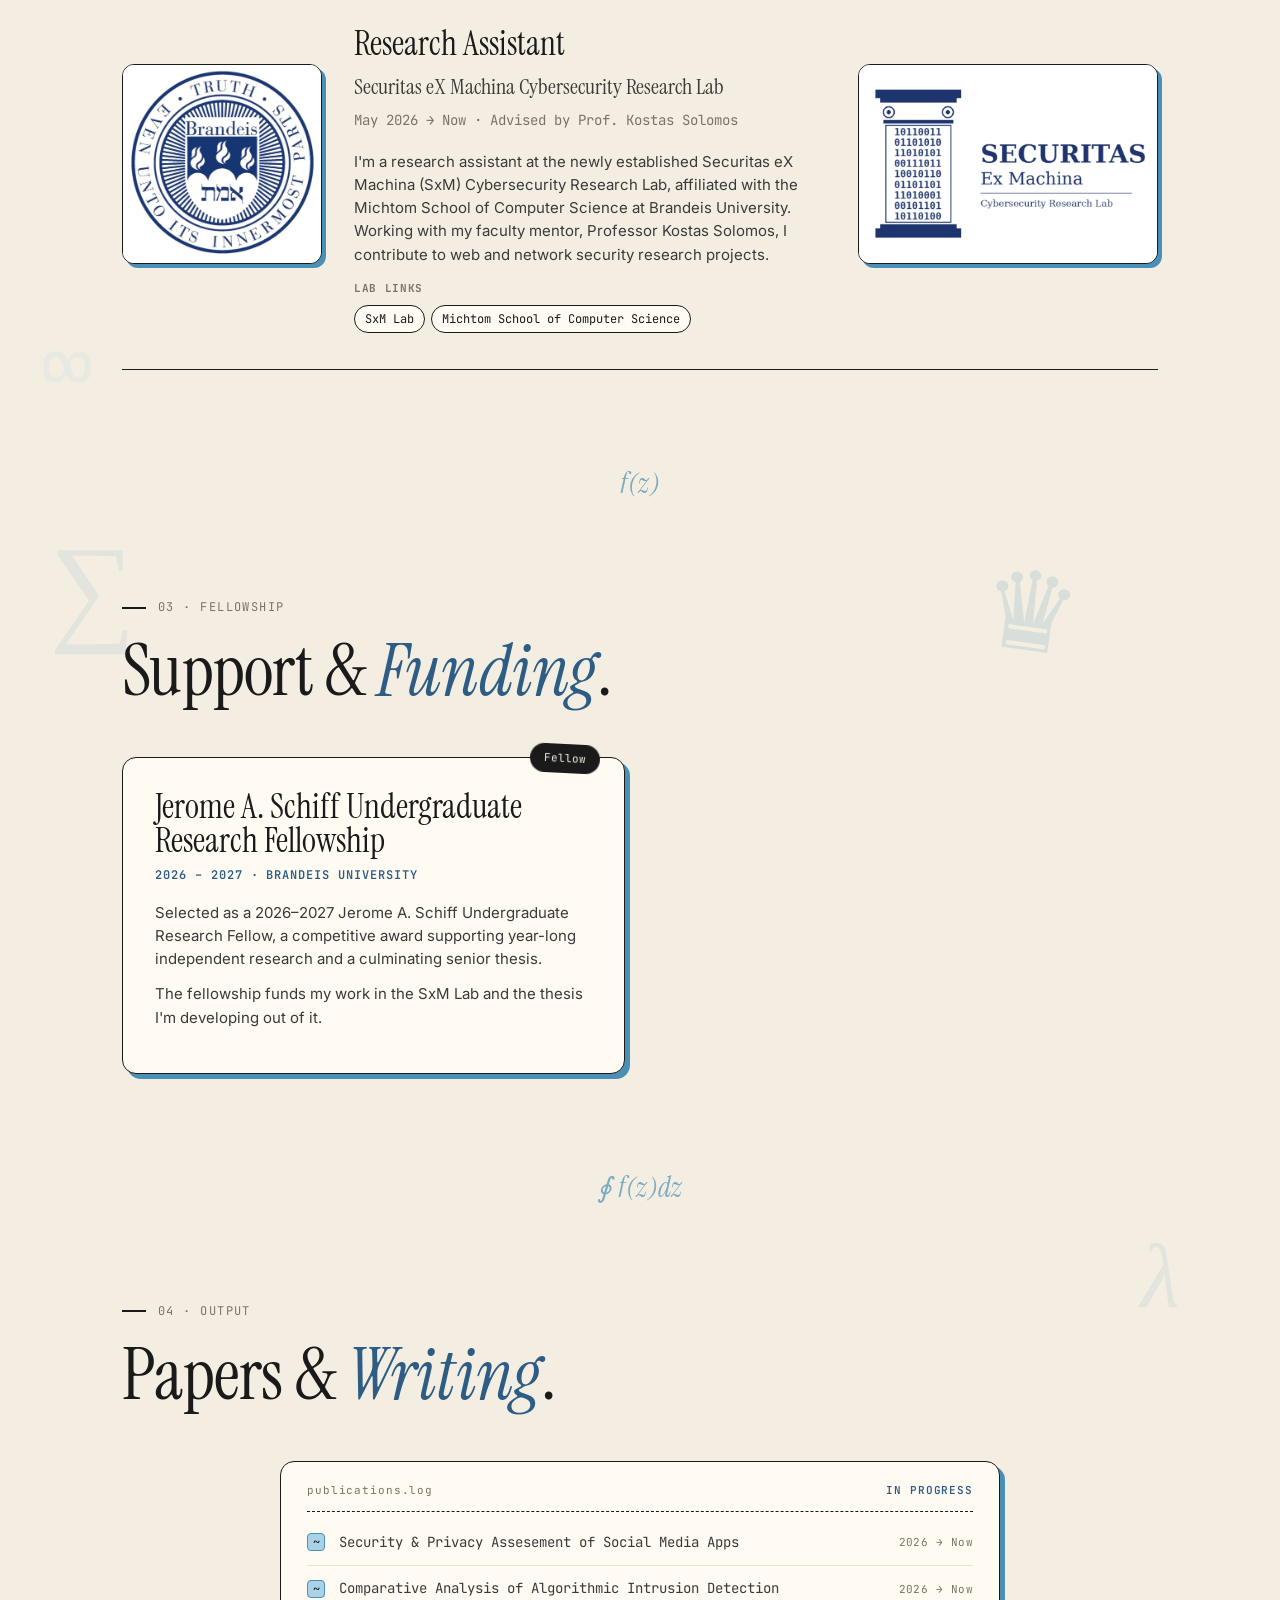
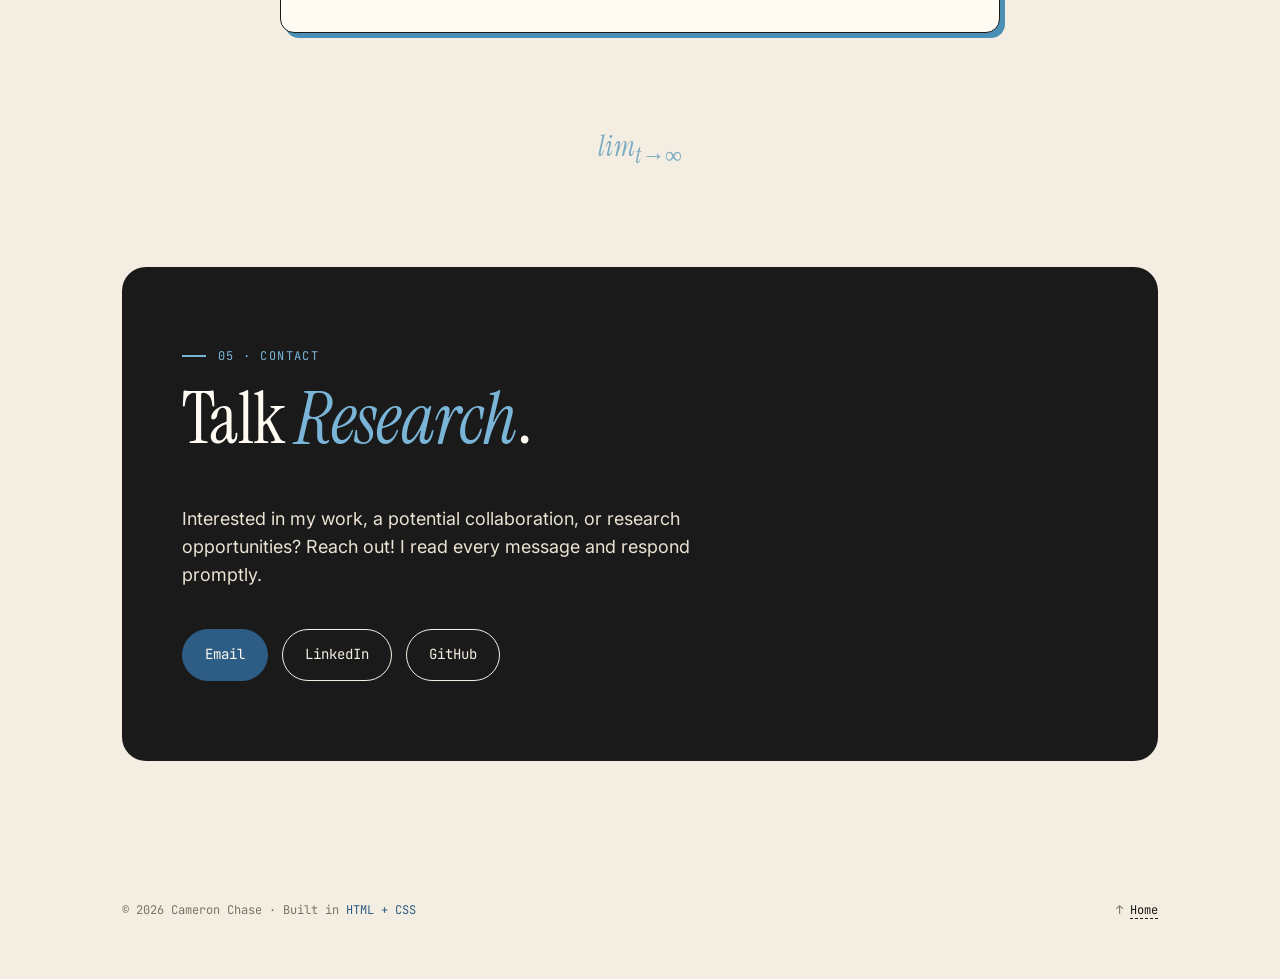
<file: research.html>
<!DOCTYPE html>
<html lang="en">
<head>
<meta charset="UTF-8">
<meta name="viewport" content="width=device-width, initial-scale=1.0">
<title>Research · Cameron Chase</title>
<meta name="description" content="Cameron Chase's research — undergraduate work in web and network security at the Securitas eX Machina Cybersecurity Research Lab, Brandeis University.">
<meta name="author" content="Cameron Chase">
<link rel="canonical" href="https://cameronchase.net/research.html">

<!-- Cards for querying -->
<meta property="og:title" content="Research · Cameron Chase">
<meta property="og:description" content="Undergraduate research in web & network security at the Securitas eX Machina Cybersecurity Research Lab, Brandeis University.">
<meta property="og:type" content="profile">
<meta property="og:url" content="https://cameronchase.net/research.html">
<meta property="og:site_name" content="Cameron Chase">
<meta property="og:image" content="https://cameronchase.net/images/og.jpg">
<meta property="og:image:width" content="1200">
<meta property="og:image:height" content="1200">
<meta property="og:image:alt" content="Cameron Chase">
<meta name="twitter:card" content="summary">
<meta name="twitter:title" content="Research · Cameron Chase">
<meta name="twitter:description" content="Undergraduate research in web & network security at Brandeis University.">
<meta name="twitter:image" content="https://cameronchase.net/images/og.jpg">

<link rel="icon" type="image/x-icon" href="./images/favicon.ico">
<link rel="preconnect" href="https://fonts.googleapis.com">
<link rel="preconnect" href="https://fonts.gstatic.com" crossorigin>
<link href="https://fonts.googleapis.com/css2?family=Instrument+Serif:ital@0;1&family=Inter:wght@400;500;600;700&family=JetBrains+Mono:wght@400;500;600&display=swap" rel="stylesheet">
<link rel="stylesheet" href="style.css">
<style>
  /* compact interior-page header (no full homepage hero) */
  .research-page .hero{padding:140px 0 50px;min-height:0;display:block}
  .research-page .hero .container{display:block;max-width:1100px}
  .research-page .hero .tagline{max-width:680px}

  /* position section: logo | text | photo inline, matching the homepage Work layout */
  #position .edu-item{grid-template-columns:200px 1fr 300px;gap:32px;align-items:start}
  #position .edu-school{line-height:1.15}
  #position .edu-school .sub{font-size:22px;color:var(--ink-soft)}
  #position .edu-year{display:flex;flex-direction:column;gap:18px;align-items:flex-start}
  @media (max-width:780px){#position .edu-item{grid-template-columns:1fr;gap:18px}}

  /* lab-link pills shouldn't look like default blue links */
  .research-page a.pill{color:var(--ink);text-decoration:none}
  .research-page a.pill:hover{background:var(--sky);border-color:var(--sky-deep)}
</style>
<script>
  (function(){
    var t = localStorage.getItem('theme');
    if(!t){ t = window.matchMedia('(prefers-color-scheme: dark)').matches ? 'dark' : 'light'; }
    document.documentElement.setAttribute('data-theme', t);
  })();
</script>
</head>
<body class="research-page">

<!-- floating knight that appears on chess hover (shared script; stays hidden here) -->
<div class="knight" id="knight">&#9822;</div>

<nav>
  <a href="index.html" class="hide-sm">&larr; Home</a>
  <a href="index.html#about" class="hide-sm">About</a>
  <a href="index.html#work" class="hide-sm">Work</a>
  <a href="index.html#projects">Projects</a>
  <a href="index.html#goals">Future</a>
  <a href="research.html" class="active">Research</a>
  <a href="photos.html" class="hide-sm">Photos</a>
  <a href="index.html#contact" class="cta">Contact Me</a>
  <button class="theme-toggle" id="themeToggle" type="button" aria-label="Toggle dark mode" title="Toggle light/dark mode"><span class="knob"></span></button>
</nav>

<!-- ── HERO ── -->
<header class="hero">
  <span class="decor faint hide-sm" style="top:90px;right:60px;font-size:150px;color:var(--sky-deep);font-style:italic">&part;</span>
  <span class="decor soft hide-sm" style="bottom:40px;right:180px;font-size:54px;color:var(--sky-deep);font-family:'JetBrains Mono',monospace">&lt;/&gt;</span>
  <div class="container">
    <div class="eyebrow">Securitas eX Machina Lab · Brandeis University · Web &amp; Network Security</div>
    <h1>My <span class="italic">Research</span>.</h1>
    <p class="tagline">
      I study how the modern web and the networks beneath it can be <em>attacked</em> — and how to make them
      <em>safer</em>. My work centers on web and network security: evaluating real-world systems, finding where they break,
      and building defenses that can mitigate common and even novel attack vectors.
    </p>
  </div>
</header>

<div class="sec-divider" aria-hidden="true">
  <span class="sym">&nabla; &middot; F</span>
</div>

<!-- ── FOCUS ── -->
<section id="focus">
  <span class="decor faint hide-sm" style="top:-60px;left:40px;font-size:150px;color:var(--sky-deep);font-family:'JetBrains Mono',monospace">{ }</span>
  <div class="container">
    <div class="sec-label">01 · Focus</div>
    <h2 class="sec-title">What I <em>Work</em> On.</h2>

    <div class="about-grid">
      <div>
        <p>
          My research sits at the intersection of <strong>cybersecurity</strong> and the
          <strong class="cool">systems</strong> that run the internet. I'm drawn to problems where hands-on evaluation
          and measurement are required to study software vulnerabilities.
        </p>
        <p>
          Right now I'm focused on <strong>web security</strong> and <strong>network security</strong> —
          studying browsers, protocols, and the trust models assumed by today's infrastructure. I bring an
          applied math background to the work, which shapes how I think about modeling threats and reasoning about
          guarantees.
        </p>
      </div>
      <div class="about-side">
        <div class="pill-row">
          <b>Areas of Interest</b>
          <div class="pills">
            <span class="pill">Web Security</span>
            <span class="pill">Applied Cryptography</span>
            <span class="pill">Network Security</span>
            <span class="pill">Browser Security &amp; Fingerprinting</span>
            <span class="pill">Privacy &amp; PII Leakage</span>
            <span class="pill">Systems Security</span>
            <span class="pill">Applied Machine Learning</span>
          </div>
        </div>
        <div class="pill-row">
          <b>Methods &amp; Tools</b>
          <div class="pills">
            <span class="pill">Python</span>
            <span class="pill">Frida</span>
            <span class="pill">JavaScript</span>
            <span class="pill">Shell</span>
            <span class="pill">Wireshark</span>
            <span class="pill">Mitmproxy</span>
            <span class="pill">Data Analysis</span>
            <span class="pill">LaTeX</span>
          </div>
        </div>
      </div>
    </div>
  </div>
</section>

<div class="sec-divider" aria-hidden="true">
  <span class="sym">&nabla; &#10005; F</span>
</div>

<!-- ── CURRENT POSITION ── -->
<section id="position">
  <span class="decor faint hide-sm" style="top:40px;right:80px;font-size:160px;color:var(--sky-deep);font-style:italic">&int;</span>
  <span class="decor soft hide-sm" style="bottom:60px;left:40px;font-size:90px;color:var(--sky);font-family:'JetBrains Mono',monospace">&infin;</span>
  <div class="container">
    <div class="sec-label">02 · Position</div>
    <h2 class="sec-title">Where I <em>Research</em>.</h2>

    <div class="timeline">
      <div class="edu-item">
        <div class="edu-year">
          <img class="work-logo" src="images/logos/Brandeis.webp" alt="Brandeis University Seal">
        </div>
        <div>
          <div class="edu-school">Research Assistant<br><span class="sub">Securitas eX Machina Cybersecurity Research Lab</span></div>
          <div class="edu-meta">May 2026 &rarr; <span class="now">Now</span> · Advised by Prof. Kostas Solomos</div>
          <p style="color:var(--ink-soft);font-size:15px;margin-top:8px;max-width:520px">
            I'm a research assistant at the newly established Securitas eX Machina (SxM) Cybersecurity Research Lab,
            affiliated with the Michtom School of Computer Science at Brandeis University. Working with my faculty mentor,
            Professor Kostas Solomos, I contribute to web and network security research projects.
          </p>
          <div class="pill-row" style="margin-top:14px">
            <b>Lab Links</b>
            <div class="pills">
              <a class="pill" href="https://www.brandeis.edu/computer-science/research/index.html" target="_blank" rel="noopener">SxM Lab</a>
              <a class="pill" href="https://www.brandeis.edu/computer-science/" target="_blank" rel="noopener">Michtom School of Computer Science</a>
            </div>
          </div>
        </div>
        <img class="work-photo" src="images/logos/Lab.webp" alt="Securitas eX Machina Cybersecurity Research Lab">
      </div>
    </div>
  </div>
</section>

<div class="sec-divider" aria-hidden="true">
  <span class="sym">f(z)</span>
</div>

<!-- ── FELLOWSHIP ── -->
<section id="fellowship">
  <span class="decor faint hide-sm" style="top:30px;left:50px;font-size:120px;color:var(--sky-deep);font-style:italic">&sum;</span>
  <span class="decor soft hide-sm" style="top:60px;right:200px;font-size:110px;color:var(--sky-deep);transform:rotate(8deg)">&#9819;</span>
  <div class="container">
    <div class="sec-label">03 · Fellowship</div>
    <h2 class="sec-title">Support &amp; <em>Funding</em>.</h2>

    <div class="ec-grid">
      <div class="ec">
        <div class="badge">Fellow</div>
        <h3>Jerome A. Schiff Undergraduate Research Fellowship</h3>
        <div class="role">2026 &ndash; 2027 · Brandeis University</div>
        <p>
          Selected as a 2026&ndash;2027 Jerome A. Schiff Undergraduate Research Fellow, a competitive award supporting
          year-long independent research and a culminating senior thesis.
        </p>
        <p>
          The fellowship funds my work in the SxM Lab and the thesis I'm developing out of it.
        </p>
      </div>
    </div>
  </div>
</section>

<div class="sec-divider" aria-hidden="true">
  <span class="sym">&conint; f(z)dz</span>
</div>

<!-- ── PUBLICATIONS ── -->
<section id="publications">
  <span class="decor faint hide-sm" style="top:30px;right:100px;font-size:90px;color:var(--sky-deep);font-style:italic">&lambda;</span>
  <div class="container">
    <div class="sec-label">04 · Output</div>
    <h2 class="sec-title">Papers &amp; <em>Writing</em>.</h2>

    <div class="goals-log">
      <div class="head">
        <span>publications.log</span>
        <span class="track">IN PROGRESS</span>
      </div>
      <ul>
        <li class="wip"><span class="box"></span><span class="txt">Security &amp; Privacy Assesement of Social Media Apps</span><span class="when">2026 &rarr; Now</span></li>
        <li class="wip"><span class="box"></span><span class="txt">Comparative Analysis of Algorithmic Intrusion Detection</span><span class="when">2026 &rarr; Now</span></li>
      </ul>
    </div>
  </div>
</section>

<div class="sec-divider" aria-hidden="true">
  <span class="sym">lim<sub>t&rarr;&infin;</sub></span>
</div>

<!-- ── CONTACT ── -->
<section id="contact">
  <div class="container">
    <div class="contact-wrap">
      <div class="sec-label">05 · Contact</div>
      <h2 class="sec-title">Talk <em>Research</em>.</h2>
      <p>
        Interested in my work, a potential collaboration, or research opportunities? Reach out!
        I read every message and respond promptly.
      </p>
      <div class="contact-links">
        <a href="mailto:cameron.chase@gmail.com" class="primary">Email</a>
        <a href="https://www.linkedin.com/in/cameronschase/" target="_blank">LinkedIn</a>
        <a href="https://github.com/cameronschase" target="_blank">GitHub</a>
      </div>
    </div>
  </div>
</section>

<footer>
  <div class="container row">
    <span>&copy; 2026 Cameron Chase · Built in <span class="col-trick">HTML + CSS</span></span>
    <span>&uarr; <a href="index.html">Home</a></span>
  </div>
</footer>

<script src="script.js" defer></script>
</body>
</html>
</file>
<file: style.css>
/* ─────────────────────────────────────────────────────
   Cameron Chase — site styles
   Shared by index.html and photos.html
   ───────────────────────────────────────────────────── */

:root{
  --cream:#F4EEE2;
  --cream-2:#EAE2D2;
  --ink:#1A1A1A;
  --ink-soft:#3a3a3a;
  --muted:#7a7368;
  --rust:#2D5D85;       /* primary accent — navy */
  --rust-soft:#7AB5D8;  /* secondary highlight — medium blue */
  --sky:#A8D2E8;        /* baby blue */
  --sky-soft:#D6EAF4;   /* palest tint */
  --sky-deep:#4A8FB5;   /* deep blue — shadow / hover */
  --forest:#1F4538;
  --paper:#FFFBF2;
}

/* dark theme — variable overrides cascade through every component */
[data-theme="dark"]{
  --cream:#15171B;
  --cream-2:#262B31;
  --ink:#ECE6DA;
  --ink-soft:#C6C0B5;
  --muted:#928C80;
  --rust:#5BA3D6;
  --rust-soft:#7AB5D8;
  --sky:#A8D2E8;
  --sky-soft:#2A3742;
  --sky-deep:#6BB3D8;
  --forest:#3C7A64;
  --paper:#1C2026;
}

*{box-sizing:border-box;margin:0;padding:0}
html{scroll-behavior:smooth}
body{
  background:var(--cream);
  color:var(--ink);
  font-family:'Inter',system-ui,-apple-system,sans-serif;
  font-size:17px;
  line-height:1.55;
  overflow-x:hidden;
  min-height:100vh;
  transition:background .3s ease,color .3s ease;
}

/* paper grain — fixed across the viewport */
body::before{
  content:"";position:fixed;inset:0;pointer-events:none;z-index:0;
  background-image:radial-gradient(rgba(0,0,0,0.04) 1px,transparent 1px);
  background-size:3px 3px;mix-blend-mode:multiply;
}
[data-theme="dark"] body::before{
  background-image:radial-gradient(rgba(255,255,255,0.022) 1px,transparent 1px);
  mix-blend-mode:screen;
}

.container{max-width:1100px;margin:0 auto;padding:0 32px;position:relative;z-index:1}
body.photos-page .container{max-width:1200px}

/* ─── NAV ───────────────────────────────────────────── */
nav{
  position:fixed;top:24px;right:32px;z-index:50;
  display:flex;gap:6px;align-items:center;
  background:var(--paper);
  border:1.5px solid var(--ink);
  border-radius:999px;
  padding:6px 8px;
  box-shadow:3px 3px 0 var(--ink);
  font-family:'JetBrains Mono',monospace;
  font-size:12px;font-weight:500;
}
nav a{
  color:var(--ink);text-decoration:none;
  padding:6px 12px;border-radius:999px;
  transition:background .15s,color .15s;
}
nav a:hover{background:var(--cream-2)}
nav a.active{background:var(--sky);color:var(--ink)}
nav a.cta{background:var(--ink);color:var(--cream)}
nav a.cta:hover{background:var(--rust);color:var(--paper)}

/* theme toggle slider */
.theme-toggle{
  appearance:none;-webkit-appearance:none;
  flex:none;cursor:pointer;
  position:relative;
  width:52px;height:26px;padding:0;margin-left:2px;
  border:1.5px solid var(--ink);
  border-radius:999px;
  background:var(--cream-2);
  transition:background .2s;
}
.theme-toggle .knob{
  position:absolute;top:50%;left:3px;
  transform:translateY(-50%);
  width:18px;height:18px;border-radius:50%;
  background:var(--ink);
  display:flex;align-items:center;justify-content:center;
  font-size:11px;line-height:1;color:var(--paper);
  transition:left .22s ease,background .2s;
}
.theme-toggle .knob::after{content:"\2600"}            /* ☀ */
[data-theme="dark"] .theme-toggle .knob{left:31px}
[data-theme="dark"] .theme-toggle .knob::after{content:"\263E"} /* ☾ */

@media (max-width:600px){
  nav{padding:4px 6px;font-size:11px}
  nav a{padding:6px 10px}
  nav a.hide-sm{display:none}
}

/* ─── SECTIONS ──────────────────────────────────────── */
section{padding:100px 0;position:relative;z-index:1}
.sec-label{
  font-family:'JetBrains Mono',monospace;
  font-size:12px;letter-spacing:.12em;color:var(--muted);
  text-transform:uppercase;
  margin-bottom:18px;
  display:flex;align-items:center;gap:12px;
}
.sec-label::before{content:"";width:24px;height:1.5px;background:var(--ink)}
.sec-title{
  font-family:'Instrument Serif',serif;font-weight:400;
  font-size:clamp(40px,6vw,72px);line-height:1;
  letter-spacing:-.01em;
  margin-bottom:50px;
  max-width:800px;
}
.sec-title em{font-style:italic;color:var(--rust)}

/* ─── SECTION DIVIDER (math symbols between sections) ─ */
.sec-divider{
  position:relative;z-index:2;
  display:flex;align-items:center;justify-content:center;gap:14px;
  max-width:1100px;margin:0 auto;padding:0 32px;
  pointer-events:none;user-select:none;
}
.sec-divider .sym{
  font-family:'Instrument Serif',serif;font-style:italic;
  font-size:28px;color:var(--sky-deep);opacity:.7;
  letter-spacing:.01em;line-height:1;
}
.sec-divider .sym sup{font-size:.65em;vertical-align:.5em}
.sec-divider .op{
  font-family:'Instrument Serif',serif;
  font-size:22px;color:var(--muted);opacity:.55;line-height:1;
}
@media (max-width:780px){
  .sec-divider .sym{font-size:22px}
  .sec-divider .op{font-size:18px}
}

/* ─── BACKGROUND DECOR (chess, math, music, ski) ───── */
.decor{
  position:absolute;
  pointer-events:none;
  user-select:none;
  z-index:0;
  font-family:'Instrument Serif',serif;
  font-weight:400;line-height:1;
  color:var(--sky-deep);
}
.decor.faint{opacity:.10}
.decor.soft{opacity:.16}
.decor.med{opacity:.22}
.decor svg{display:block}
@media (max-width:780px){
  .decor.hide-sm{display:none}
}

/* ═════════════════════════════════════════════════════
   HOME PAGE (index.html)
   ═════════════════════════════════════════════════════ */

/* ─── HERO ──────────────────────────────────────────── */
.hero{
  min-height:88vh;
  display:flex;align-items:center;
  padding:120px 0 80px;position:relative;
}
.hero .container{
  display:grid;
  grid-template-columns:1fr 300px;
  gap:-50px;
  align-items:center;
}
.hero-photo{justify-self:end;align-self:start;width:100%;max-width:300px;margin-top:60px;}
.hero-photo img{
  display:block;
  width:125%;
  aspect-ratio:3/4;
  object-fit:cover;
  border:1.5px solid var(--ink);
  border-radius:14px;
  box-shadow:5px 5px 0 var(--sky-deep);
}
@media (max-width:780px){
  .hero .container{grid-template-columns:1fr;gap:0}
  .hero-photo{display:none}
}
.hero .eyebrow{
  font-family:'JetBrains Mono',monospace;
  font-size:13px;letter-spacing:.04em;
  color:var(--muted);
  margin-bottom:25px;
  display:flex;align-items:center;gap:10px;
}
.hero .eyebrow::before{content:"";width:32px;height:1.5px;background:var(--ink)}
.hero h1{
  font-family:'Instrument Serif',serif;
  font-weight:400;
  font-size:clamp(64px,11vw,160px);
  line-height:.92;
  letter-spacing:-.02em;
  margin-bottom:24px;
}
.hero h1 .italic{font-style:italic;color:var(--rust)}
.hero h1 .ampersand{font-style:italic;color:var(--muted);font-size:.7em;vertical-align:0.05em}
.hero .tagline{
  font-size:20px;line-height:1.5;
  max-width:560px;color:var(--ink-soft);
  margin-bottom:36px;
}
.hero .tagline em{color:var(--rust);font-style:normal;font-weight:600}
.hero .quick{
  display:flex;gap:24px;flex-wrap:wrap;
  font-family:'JetBrains Mono',monospace;font-size:13px;color:var(--muted);
}
.hero .quick span{display:flex;gap:8px;align-items:center}
.hero .quick span::before{content:"●";color:var(--rust)}

/* ─── CURRENTLY widget ──────────────────────────────── */
.currently{
  grid-column:1 / -1;
  justify-self:center;
  margin-top:60px;
  background:var(--paper);
  border:1.5px solid var(--ink);
  border-radius:14px;
  box-shadow:5px 5px 0 var(--sky-deep);
  padding:20px 24px;
  width:100%;
  max-width:560px;
  font-family:'JetBrains Mono',monospace;
  font-size:13px;
}
.currently .head{
  display:flex;justify-content:space-between;align-items:center;
  margin-bottom:14px;padding-bottom:12px;
  border-bottom:1px dashed var(--ink);
  color:var(--muted);font-size:11px;letter-spacing:.08em;
}
.currently .head .blink{color:var(--rust)}
.currently .head .blink::before{
  content:"●";margin-right:6px;
  animation:blink 1.4s infinite;
}
@keyframes blink{0%,100%{opacity:1}50%{opacity:.2}}
.currently ul{list-style:none}
.currently li{
  display:flex;gap:14px;padding:6px 0;font-size:14px;color:var(--ink-soft);
}
.currently li b{
  color:var(--ink);font-weight:600;min-width:90px;
}
.currently li b::after{content:" ›";color:var(--rust)}

/* ─── ABOUT ─────────────────────────────────────────── */
.about-grid{display:grid;grid-template-columns:1.4fr 1fr;gap:180px;align-items:start}
@media (max-width:780px){.about-grid{grid-template-columns:1fr;gap:30px}}
.about-grid p{font-size:19px;line-height:1.55;color:var(--ink-soft);margin-bottom:18px}
.about-grid p strong{color:var(--ink);background:linear-gradient(transparent 60%,var(--rust-soft) 60%);padding:0 2px}
.about-grid p strong.cool{background:linear-gradient(transparent 60%,var(--sky) 60%)}
.about-side{font-family:'JetBrains Mono',monospace;font-size:13px}
.about-side dl{display:grid;grid-template-columns:auto 1fr;gap:10px 20px}
.about-side dt{color:var(--muted);}
.about-side dd{color:var(--ink);font-weight:500}
.about-side .download{
  display:inline-flex;align-items:center;gap:10px;
  margin-top:30px;
  background:var(--ink);color:var(--cream);
  padding:14px 20px;border-radius:8px;
  text-decoration:none;font-weight:600;font-size:14px;
  box-shadow:4px 4px 0 var(--rust);
  transition:transform .15s,box-shadow .15s;
}
.about-side .download:hover{transform:translate(-2px,-2px);box-shadow:6px 6px 0 var(--rust)}

/* ─── EDUCATION & WORK timelines ────────────────────── */
.timeline{position:relative;padding-left:0}
.edu-item{
  display:grid;grid-template-columns:200px 1fr;gap:40px;
  padding:36px 0;border-top:1px solid var(--ink);
}
.edu-item:last-child{border-bottom:1px solid var(--ink)}
@media (max-width:780px){.edu-item{grid-template-columns:1fr;gap:14px}}
.edu-year{
  font-family:'JetBrains Mono',monospace;font-size:14px;color:var(--muted);
}
.edu-year .now{color:var(--rust);font-weight:600}
.edu-school{
  font-family:'Instrument Serif',serif;font-size:34px;line-height:1.05;
  margin-bottom:8px;
}
.edu-school .gpa{
  font-family:'JetBrains Mono',monospace;font-size:13px;
  color:var(--rust);vertical-align:.4em;margin-left:8px;
  font-weight:600;
}
.edu-meta{color:var(--muted);font-size:14px;margin-bottom:18px;font-family:'JetBrains Mono',monospace}

#work .edu-item{
  grid-template-columns:200px 1fr 300px;
  gap:32px;
  align-items:start;
}
#work .edu-school{line-height:1.15}
#work .edu-school .sub{font-size:22px;color:var(--ink-soft)}
#work .edu-year{display:flex;flex-direction:column;gap:18px;align-items:flex-start}
@media (max-width:780px){
  #work .edu-item{grid-template-columns:1fr;gap:18px}
}

.work-logo,
.work-photo{
  width:100%;
  background:var(--paper);
  border:1.5px solid var(--ink);
  border-radius:12px;
  box-shadow:4px 4px 0 var(--sky-deep);
  display:block;
}
.work-logo{height:200px;object-fit:cover;margin-top:40px}
.work-photo{height:200px;object-fit:cover;margin-top:40px}
@media (max-width:780px){
  .work-logo{max-width:140px}
  .work-photo{margin-top:0;max-width:360px}
}

.pills{display:flex;flex-wrap:wrap;gap:6px;margin-top:8px}
.pill{
  font-family:'JetBrains Mono',monospace;font-size:12px;
  padding:4px 10px;border:1px solid var(--ink);border-radius:999px;
  background:var(--paper);
}
.pill.hot{background:var(--rust);color:var(--paper);border-color:var(--rust)}
.pill.cool{background:var(--sky);color:var(--ink);border-color:var(--sky-deep)}
.pill-row{margin-top:12px}
.pill-row b{font-family:'JetBrains Mono',monospace;font-size:11px;color:var(--muted);text-transform:uppercase;letter-spacing:.06em;display:block;margin-bottom:6px}

/* ─── PROJECTS ──────────────────────────────────────── */
.proj-grid{display:grid;grid-template-columns:repeat(3,1fr);gap:20px}
@media (max-width:900px){.proj-grid{grid-template-columns:1fr}}
.proj{
  background:var(--paper);
  border:1.5px solid var(--ink);
  border-radius:14px;
  padding:28px;
  box-shadow:5px 5px 0 var(--ink);
  transition:transform .2s,box-shadow .2s;
  text-decoration:none;color:inherit;
  display:flex;flex-direction:column;min-height:280px;
  position:relative;overflow:hidden;
}
.proj:hover{transform:translate(-3px,-3px);box-shadow:8px 8px 0 var(--rust)}
.proj .icon{
  width:42px;height:42px;
  display:flex;align-items:center;justify-content:center;
  margin-bottom:18px;color:var(--ink);
}
.proj .icon.lg{font-size:42px;line-height:1}
.proj h3{
  font-family:'Instrument Serif',serif;font-size:32px;font-weight:400;
  line-height:1;margin-bottom:10px;
}
.proj p{color:var(--ink-soft);font-size:15px;line-height:1.5;flex:1;margin-bottom:18px}
.proj .tech{display:flex;flex-wrap:wrap;gap:6px}
.proj .tech span{
  font-family:'JetBrains Mono',monospace;font-size:11px;
  padding:3px 8px;background:var(--cream-2);border-radius:4px;
}
.proj .arrow{position:absolute;top:24px;right:24px;color:var(--muted);transition:color .2s,transform .2s}
.proj:hover .arrow{color:var(--rust);transform:translate(3px,-3px)}

/* ─── EXTRACURRICULARS ──────────────────────────────── */
.ec-grid{display:grid;grid-template-columns:1fr 1fr;gap:30px}
@media (max-width:780px){.ec-grid{grid-template-columns:1fr}}
.ec{
  background:var(--paper);
  border:1.5px solid var(--ink);
  border-radius:14px;
  padding:32px;
  position:relative;
  box-shadow:5px 5px 0 var(--sky-deep);
  transition:transform .2s,box-shadow .2s;
}
.ec:hover{transform:translate(-3px,-3px);box-shadow:8px 8px 0 var(--sky-deep)}
.ec h3{
  font-family:'Instrument Serif',serif;font-size:34px;font-weight:400;
  line-height:1;margin-bottom:8px;
}
.ec h3 a{color:inherit;text-decoration:none;border-bottom:2px solid var(--rust)}
.ec .role{
  font-family:'JetBrains Mono',monospace;font-size:12px;
  color:var(--rust);font-weight:600;text-transform:uppercase;
  letter-spacing:.08em;margin-bottom:16px;
}
.ec p{color:var(--ink-soft);font-size:15px;margin-bottom:12px;line-height:1.55}
.ec p a.inline-link{color:var(--rust);text-decoration:none;border-bottom:1px solid var(--rust)}
.ec .badge{
  position:absolute;top:-14px;right:24px;
  background:var(--ink);color:var(--cream);
  padding:6px 14px;border-radius:999px;
  font-family:'JetBrains Mono',monospace;font-size:11px;
  transform:rotate(3deg);
}

/* ─── GOALS (goals.log checklist) ───────────────────── */
.goals-log{
  max-width:720px;margin:0 auto;
  background:var(--paper);
  border:1.5px solid var(--ink);
  border-radius:14px;
  box-shadow:5px 5px 0 var(--sky-deep);
  padding:20px 26px;
  font-family:'JetBrains Mono',monospace;
  font-size:13px;
}
.goals-log .head{
  display:flex;justify-content:space-between;align-items:center;
  margin-bottom:8px;padding-bottom:12px;
  border-bottom:1px dashed var(--ink);
  color:var(--muted);font-size:11px;letter-spacing:.08em;
}
.goals-log .head .track{color:var(--rust);font-weight:600}
.goals-log ul{list-style:none}
.goals-log li{
  display:flex;align-items:center;gap:14px;
  padding:12px 0;font-size:14px;color:var(--ink-soft);
  border-bottom:1px solid var(--cream-2);
}
.goals-log li:last-child{border-bottom:none}
.goals-log .box{
  flex:none;width:18px;height:18px;
  border:1.5px solid var(--ink);border-radius:4px;
  background:var(--paper);
  display:flex;align-items:center;justify-content:center;
  font-size:12px;line-height:1;color:var(--paper);
}
.goals-log li.done .box{background:var(--rust);border-color:var(--rust)}
.goals-log li.done .box::after{content:"\2713"}        /* ✓ */
.goals-log li.wip .box{background:var(--sky);border-color:var(--sky-deep);color:var(--ink)}
.goals-log li.wip .box::after{content:"~"}
.goals-log li .txt{flex:1}
.goals-log li.done .txt{color:var(--muted);text-decoration:line-through;text-decoration-color:var(--muted)}
.goals-log li .when{flex:none;color:var(--muted);font-size:11px;letter-spacing:.04em}

/* ─── CONTACT ───────────────────────────────────────── */
.contact-wrap{
  background:var(--ink);color:var(--cream);
  border-radius:24px;padding:80px 60px;
  position:relative;overflow:hidden;
}
@media (max-width:780px){.contact-wrap{padding:50px 28px}}
.contact-wrap .sec-label{color:var(--rust-soft)}
.contact-wrap .sec-label::before{background:var(--rust-soft)}
.contact-wrap .sec-title{color:var(--paper)}
.contact-wrap .sec-title em{color:var(--rust-soft)}
.contact-wrap p{font-size:18px;color:var(--cream-2);max-width:560px;margin-bottom:40px}
.contact-links{display:flex;flex-wrap:wrap;gap:14px}
.contact-links a{
  display:inline-flex;align-items:center;gap:10px;
  padding:14px 22px;border:1.5px solid var(--cream);
  border-radius:999px;color:var(--cream);text-decoration:none;
  font-family:'JetBrains Mono',monospace;font-size:14px;
  transition:background .15s,color .15s;
}
.contact-links a:hover{background:var(--cream);color:var(--ink)}
.contact-links a.primary{background:var(--rust);border-color:var(--rust);color:var(--paper)}
.contact-links a.primary:hover{background:var(--paper);color:var(--ink);border-color:var(--paper)}

.contact-wrap::before{
  position:absolute;bottom:-60px;right:-40px;
  font-family:'Instrument Serif',serif;font-style:italic;
  font-size:300px;color:rgba(255,255,255,0.05);
  pointer-events:none;line-height:1;
}

/* ─── FOOTER ────────────────────────────────────────── */
footer{
  padding:40px 0 60px;
  font-family:'JetBrains Mono',monospace;
  font-size:12px;color:var(--muted);
}
footer .row{display:flex;justify-content:space-between;flex-wrap:wrap;gap:20px}
footer a{color:var(--ink);text-decoration:none;border-bottom:1px dashed var(--ink)}
footer a:hover{color:var(--rust);border-color:var(--rust)}
footer .col-trick{color:var(--rust)}

/* ─── KNIGHT cursor companion (home page) ───────────── */
.knight{
  position:fixed;width:32px;height:32px;
  pointer-events:none;z-index:30;
  opacity:0;transition:opacity .3s;
  transform:translate(-50%,-50%);
  font-size:28px;line-height:1;
  filter:drop-shadow(2px 2px 0 var(--rust));
}
.knight.show{opacity:.85}

/* ═════════════════════════════════════════════════════
   PHOTOS PAGE (photos.html)
   ═════════════════════════════════════════════════════ */

body.photos-page .hero{padding:140px 0 40px;min-height:0;display:block}

.crumb{
  font-family:'JetBrains Mono',monospace;font-size:13px;
  color:var(--muted);margin-bottom:24px;
  display:flex;align-items:center;gap:10px;
}
.crumb::before{content:"";width:32px;height:1.5px;background:var(--ink)}
.crumb a{color:var(--muted);text-decoration:none;border-bottom:1px dashed var(--muted)}
.crumb a:hover{color:var(--rust);border-color:var(--rust)}

h1.title{
  font-family:'Instrument Serif',serif;font-weight:400;
  font-size:clamp(64px,12vw,160px);line-height:.92;
  letter-spacing:-.02em;margin-bottom:24px;
}
h1.title em{font-style:italic;color:var(--rust)}
h1.title .blue{color:var(--sky-deep);font-style:italic}

.lede{
  font-size:19px;color:var(--ink-soft);
  max-width:600px;margin-bottom:40px;line-height:1.55;
}
.lede em{color:var(--rust);font-style:normal;font-weight:600}

/* ─── FILTERS ───────────────────────────────────────── */
.filters{
  display:flex;flex-wrap:wrap;gap:8px;
  padding:24px 0 60px;
  border-top:1px dashed var(--ink);
  margin-top:30px;
  align-items:center;
}
.filters .lbl{
  font-family:'JetBrains Mono',monospace;font-size:11px;
  color:var(--muted);text-transform:uppercase;letter-spacing:.08em;
  margin-right:12px;
}
.filter{
  font-family:'JetBrains Mono',monospace;font-size:13px;
  background:var(--paper);border:1.5px solid var(--ink);
  padding:7px 14px;border-radius:999px;
  cursor:pointer;color:var(--ink);
  transition:background .15s,color .15s,transform .1s;
}
.filter:hover{background:var(--cream-2)}
.filter.active{background:var(--ink);color:var(--cream)}
.filter[data-cat="chess"].active{background:var(--rust);border-color:var(--rust);color:var(--paper)}
.filter[data-cat="ski"].active{background:var(--sky-deep);border-color:var(--sky-deep);color:var(--paper)}
.filter[data-cat="music"].active{background:#6B4FAA;border-color:#6B4FAA;color:var(--paper)}
.filter[data-cat="code"].active{background:#1F4538;border-color:#1F4538;color:var(--paper)}
.filter[data-cat="campus"].active{background:#A8895A;border-color:#A8895A;color:var(--paper)}

/* ─── GALLERY (masonry) ─────────────────────────────── */
.gallery{
  column-count:4;column-gap:24px;
  padding:0 0 80px;
}
@media (max-width:1100px){.gallery{column-count:3}}
@media (max-width:780px){.gallery{column-count:2}}
@media (max-width:520px){.gallery{column-count:1}}

.polaroid{
  background:var(--paper);
  padding:14px 14px 40px;
  border:1px solid rgba(0,0,0,.1);
  box-shadow:0 8px 24px rgba(0,0,0,.12);
  margin:0 0 24px;
  break-inside:avoid;
  position:relative;
  cursor:zoom-in;
  transition:transform .25s,box-shadow .25s,opacity .25s;
  display:inline-block;width:100%;
}
.polaroid:nth-child(3n+1){transform:rotate(-1.5deg)}
.polaroid:nth-child(3n+2){transform:rotate(1.2deg)}
.polaroid:nth-child(5n+3){transform:rotate(-2.4deg)}
.polaroid:nth-child(7n+4){transform:rotate(2deg)}
.polaroid:hover{transform:scale(1.04) rotate(0deg)!important;z-index:5;box-shadow:0 16px 40px rgba(0,0,0,.22)}

.polaroid .ph{
  width:100%;display:flex;align-items:center;justify-content:center;
  color:var(--paper);
  font-family:'JetBrains Mono',monospace;font-size:12px;
  text-align:center;padding:14px;border-radius:2px;
}
.polaroid img{
  width:100%;display:block;
  object-fit:cover;border-radius:2px;
}

/* placeholder gradients per category */
.polaroid[data-cat="chess"] .ph{background:linear-gradient(135deg,#1a1a1a,#3a3a3a)}
.polaroid[data-cat="ski"] .ph{background:linear-gradient(135deg,var(--sky-deep),var(--sky));color:var(--ink)}
.polaroid[data-cat="music"] .ph{background:linear-gradient(135deg,#6B4FAA,#4A3577)}
.polaroid[data-cat="code"] .ph{background:linear-gradient(135deg,#1F4538,#2c6450)}
.polaroid[data-cat="campus"] .ph{background:linear-gradient(135deg,#D4B888,#A8895A);color:var(--ink)}

/* aspect-ratio variants */
.polaroid.tall .ph,.polaroid.tall img{aspect-ratio:3/4}
.polaroid.square .ph,.polaroid.square img{aspect-ratio:1/1}
.polaroid.wide .ph,.polaroid.wide img{aspect-ratio:4/3}

.polaroid .caption{
  font-family:'Instrument Serif',serif;font-style:italic;
  font-size:15px;text-align:center;margin-top:10px;color:var(--ink-soft);
}
.polaroid .meta{
  font-family:'JetBrains Mono',monospace;font-size:10px;
  color:var(--muted);text-align:center;margin-top:2px;
  text-transform:uppercase;letter-spacing:.08em;
}
.polaroid.hidden{display:none}

/* ─── LIGHTBOX ──────────────────────────────────────── */
.lightbox{
  position:fixed;inset:0;background:rgba(20,20,20,.85);
  display:none;align-items:center;justify-content:center;
  z-index:100;padding:40px;cursor:zoom-out;
  backdrop-filter:blur(6px);
}
.lightbox.show{display:flex}
.lightbox .frame{
  background:var(--paper);
  padding:24px 24px 60px;
  max-width:680px;width:100%;
  box-shadow:0 24px 80px rgba(0,0,0,.5);
  transform:rotate(-1deg);
  animation:pop .25s ease-out;
}
@keyframes pop{from{transform:rotate(-3deg) scale(.8);opacity:0}to{transform:rotate(-1deg) scale(1);opacity:1}}
.lightbox .ph{
  width:100%;aspect-ratio:4/3;
  display:flex;align-items:center;justify-content:center;
  color:var(--paper);font-family:'JetBrains Mono',monospace;
  font-size:14px;text-align:center;
}
.lightbox .caption{
  font-family:'Instrument Serif',serif;font-style:italic;
  font-size:22px;text-align:center;margin-top:18px;color:var(--ink);
}
.lightbox .close{
  position:fixed;top:24px;right:32px;
  background:var(--paper);color:var(--ink);
  border:1.5px solid var(--ink);border-radius:999px;
  width:44px;height:44px;display:flex;align-items:center;justify-content:center;
  cursor:pointer;font-size:18px;
}

/* empty state when a filter has no matches */
.empty{
  text-align:center;padding:80px 20px;color:var(--muted);
  font-family:'JetBrains Mono',monospace;font-size:14px;
  display:none;
}
.empty.show{display:block}

/* gated links carry no href (URL is in data-href) — keep them link-like */
a[data-gated]{cursor:pointer}

/* reCAPTCHA gate modal — shares the lightbox's blurred backdrop */
.captcha-gate{
  position:fixed;inset:0;background:rgba(20,20,20,.85);
  display:none;align-items:center;justify-content:center;
  z-index:200;padding:40px;backdrop-filter:blur(6px);
}
.captcha-gate.show{display:flex}
.captcha-gate .frame{
  position:relative;background:var(--paper);color:var(--ink);
  padding:32px 32px 36px;max-width:420px;width:100%;
  box-shadow:0 24px 80px rgba(0,0,0,.5);
  transform:rotate(-1deg);animation:pop .25s ease-out;
}
.captcha-gate .sec-label{
  font-family:'JetBrains Mono',monospace;font-size:12px;
  letter-spacing:.08em;text-transform:uppercase;color:var(--rust);
  margin-bottom:10px;
}
.captcha-gate h3{
  font-family:'Instrument Serif',serif;font-size:30px;
  margin:0 0 8px;font-weight:400;
}
.captcha-gate p{
  font-size:14px;color:var(--muted);margin:0 0 22px;
}
.captcha-gate .close{
  position:absolute;top:14px;right:14px;
  background:var(--paper);color:var(--ink);
  border:1.5px solid var(--ink);border-radius:999px;
  width:34px;height:34px;display:flex;align-items:center;justify-content:center;
  cursor:pointer;font-size:18px;line-height:1;
}
.captcha-gate .close:hover{background:var(--ink);color:var(--paper)}
</file>
<file: photos.css>
:root{
  --cream:#F4EEE2;
  --cream-2:#EAE2D2;
  --ink:#1A1A1A;
  --ink-soft:#3a3a3a;
  --muted:#7a7368;
  --rust:#2D5D85;
  --rust-soft:#7AB5D8;
  --sky:#A8D2E8;
  --sky-soft:#D6EAF4;
  --sky-deep:#4A8FB5;
  --paper:#FFFBF2;
}
[data-theme="dark"]{
  --cream:#15171B;
  --cream-2:#262B31;
  --ink:#ECE6DA;
  --ink-soft:#C6C0B5;
  --muted:#928C80;
  --rust:#5BA3D6;
  --rust-soft:#7AB5D8;
  --sky:#A8D2E8;
  --sky-soft:#2A3742;
  --sky-deep:#6BB3D8;
  --paper:#1C2026;
}
*{box-sizing:border-box;margin:0;padding:0}
html{scroll-behavior:smooth}
body{
  background:var(--cream);
  color:var(--ink);
  font-family:'Inter',system-ui,-apple-system,sans-serif;
  font-size:17px;line-height:1.55;
  overflow-x:hidden;min-height:100vh;
  transition:background .3s ease,color .3s ease;
}
body::before{
  content:"";position:fixed;inset:0;pointer-events:none;z-index:0;
  background-image:radial-gradient(rgba(0,0,0,0.04) 1px,transparent 1px);
  background-size:3px 3px;mix-blend-mode:multiply;
}
[data-theme="dark"] body::before{
  background-image:radial-gradient(rgba(255,255,255,0.022) 1px,transparent 1px);
  mix-blend-mode:screen;
}
.container{max-width:1200px;margin:0 auto;padding:0 32px;position:relative;z-index:1}

/* ── NAV (matches home) ── */
nav{
  position:fixed;top:24px;right:32px;z-index:50;
  display:flex;gap:6px;align-items:center;
  background:var(--paper);
  border:1.5px solid var(--ink);
  border-radius:999px;
  padding:6px 8px;
  box-shadow:3px 3px 0 var(--ink);
  font-family:'JetBrains Mono',monospace;
  font-size:12px;font-weight:500;
}
nav a{
  color:var(--ink);text-decoration:none;
  padding:6px 12px;border-radius:999px;
  transition:background .15s,color .15s;
}
nav a:hover{background:var(--cream-2)}
nav a.active{background:var(--sky);color:var(--ink)}
nav a.cta{background:var(--ink);color:var(--cream)}
nav a.cta:hover{background:var(--rust);color:var(--paper)}

/* theme toggle slider */
.theme-toggle{
  appearance:none;-webkit-appearance:none;
  flex:none;cursor:pointer;
  position:relative;
  width:52px;height:26px;padding:0;margin-left:2px;
  border:1.5px solid var(--ink);
  border-radius:999px;
  background:var(--cream-2);
  transition:background .2s;
}
.theme-toggle .knob{
  position:absolute;top:50%;left:3px;
  transform:translateY(-50%);
  width:18px;height:18px;border-radius:50%;
  background:var(--ink);
  display:flex;align-items:center;justify-content:center;
  font-size:11px;line-height:1;color:var(--paper);
  transition:left .22s ease,background .2s;
}
.theme-toggle .knob::after{content:"\2600"}            /* ☀ */
[data-theme="dark"] .theme-toggle .knob{left:31px}
[data-theme="dark"] .theme-toggle .knob::after{content:"\263E"} /* ☾ */

@media (max-width:600px){
  nav{padding:4px 6px;font-size:11px}
  nav a{padding:6px 10px}
  nav a.hide-sm{display:none}
}

/* ── HERO ── */
.hero{
  padding:140px 0 40px;position:relative;
}
.crumb{
  font-family:'JetBrains Mono',monospace;font-size:13px;
  color:var(--muted);margin-bottom:24px;
  display:flex;align-items:center;gap:10px;
}
.crumb::before{content:"";width:32px;height:1.5px;background:var(--ink)}
.crumb a{color:var(--muted);text-decoration:none;border-bottom:1px dashed var(--muted)}
.crumb a:hover{color:var(--rust);border-color:var(--rust)}

h1.title{
  font-family:'Instrument Serif',serif;font-weight:400;
  font-size:clamp(64px,12vw,160px);line-height:.92;
  letter-spacing:-.02em;margin-bottom:24px;
}
h1.title em{font-style:italic;color:var(--rust)}
h1.title .blue{color:var(--sky-deep);font-style:italic}

.lede{
  font-size:19px;color:var(--ink-soft);
  max-width:600px;margin-bottom:40px;line-height:1.55;
}
.lede em{color:var(--rust);font-style:normal;font-weight:600}

/* hand-drawn underline under "scrapbook" */
.squiggle{
  position:absolute;width:280px;height:14px;color:var(--sky-deep);
  margin-top:-4px;display:block;opacity:.85;
}

/* ── FILTERS ── */
.filters{
  display:flex;flex-wrap:wrap;gap:8px;
  padding:16px 0 60px;
  border-top:1px dashed var(--ink);
  margin-top:30px;padding-top:24px;
  align-items:center;
}
.filters .lbl{
  font-family:'JetBrains Mono',monospace;font-size:11px;
  color:var(--muted);text-transform:uppercase;letter-spacing:.08em;
  margin-right:12px;
}
.filter{
  font-family:'JetBrains Mono',monospace;font-size:13px;
  background:var(--paper);border:1.5px solid var(--ink);
  padding:7px 14px;border-radius:999px;
  cursor:pointer;color:var(--ink);
  transition:background .15s,color .15s,transform .1s;
}
.filter:hover{background:var(--cream-2)}
.filter.active{background:var(--ink);color:var(--cream)}
.filter[data-cat="chess"].active{background:var(--rust);border-color:var(--rust);color:var(--paper)}
.filter[data-cat="ski"].active{background:var(--sky-deep);border-color:var(--sky-deep);color:var(--paper)}
.filter[data-cat="music"].active{background:#6B4FAA;border-color:#6B4FAA;color:var(--paper)}
.filter[data-cat="math"].active{background:#1F4538;border-color:#1F4538;color:var(--paper)}
.filter[data-cat="campus"].active{background:#A8895A;border-color:#A8895A;color:var(--paper)}

/* ── GALLERY ── */
.gallery{
  column-count:4;column-gap:24px;
  padding:0 0 80px;
}
@media (max-width:1100px){.gallery{column-count:3}}
@media (max-width:780px){.gallery{column-count:2}}
@media (max-width:520px){.gallery{column-count:1}}

.polaroid{
  background:var(--paper);
  padding:14px 14px 40px;
  border:1px solid rgba(0,0,0,.1);
  box-shadow:0 8px 24px rgba(0,0,0,.12);
  margin:0 0 24px;
  break-inside:avoid;
  position:relative;
  cursor:zoom-in;
  transition:transform .25s,box-shadow .25s,opacity .25s;
  display:inline-block;width:100%;
}
.polaroid:nth-child(3n+1){transform:rotate(-1.5deg)}
.polaroid:nth-child(3n+2){transform:rotate(1.2deg)}
.polaroid:nth-child(5n+3){transform:rotate(-2.4deg)}
.polaroid:nth-child(7n+4){transform:rotate(2deg)}
.polaroid:hover{transform:scale(1.04) rotate(0deg)!important;z-index:5;box-shadow:0 16px 40px rgba(0,0,0,.22)}

.polaroid img.ph{
  width:100%;display:block;
  object-fit:cover;
  background:#1a1a1a;
  border-radius:2px;
}

/* aspect ratios mixed for variety */
.polaroid.tall img.ph{aspect-ratio:3/4}
.polaroid.square img.ph{aspect-ratio:1/1}
.polaroid.wide img.ph{aspect-ratio:4/3}

.polaroid .caption{
  font-family:'Instrument Serif',serif;font-style:italic;
  font-size:15px;text-align:center;margin-top:10px;color:var(--ink-soft);
}
.polaroid .meta{
  font-family:'JetBrains Mono',monospace;font-size:10px;
  color:var(--muted);text-align:center;margin-top:2px;
  text-transform:uppercase;letter-spacing:.08em;
}
.polaroid.hidden{display:none}

/* ── LIGHTBOX ── */
.lightbox{
  position:fixed;inset:0;background:rgba(20,20,20,.85);
  display:none;align-items:center;justify-content:center;
  z-index:100;padding:40px;cursor:zoom-out;
  backdrop-filter:blur(6px);
}
.lightbox.show{display:flex}
.lightbox .frame{
  background:var(--paper);
  padding:24px 24px 60px;
  max-width:680px;width:100%;
  box-shadow:0 24px 80px rgba(0,0,0,.5);
  transform:rotate(-1deg);
  animation:pop .25s ease-out;
}
@keyframes pop{from{transform:rotate(-3deg) scale(.8);opacity:0}to{transform:rotate(-1deg) scale(1);opacity:1}}
.lightbox img.ph{
  width:100%;max-height:75vh;
  object-fit:contain;display:block;
  background:#1a1a1a;
}
.lightbox .caption{
  font-family:'Instrument Serif',serif;font-style:italic;
  font-size:22px;text-align:center;margin-top:18px;color:var(--ink);
}
.lightbox .close{
  position:fixed;top:24px;right:32px;
  background:var(--paper);color:var(--ink);
  border:1.5px solid var(--ink);border-radius:999px;
  width:44px;height:44px;display:flex;align-items:center;justify-content:center;
  cursor:pointer;font-size:18px;
}

/* ── EMPTY STATE ── */
.empty{
  text-align:center;padding:80px 20px;color:var(--muted);
  font-family:'JetBrains Mono',monospace;font-size:14px;
  display:none;
}
.empty.show{display:block}

/* ── FOOTER ── */
footer{
  padding:40px 0 60px;
  font-family:'JetBrains Mono',monospace;
  font-size:12px;color:var(--muted);
}
footer .row{display:flex;justify-content:space-between;flex-wrap:wrap;gap:20px}
footer a{color:var(--ink);text-decoration:none;border-bottom:1px dashed var(--ink)}
footer a:hover{color:var(--rust);border-color:var(--rust)}
</file>
